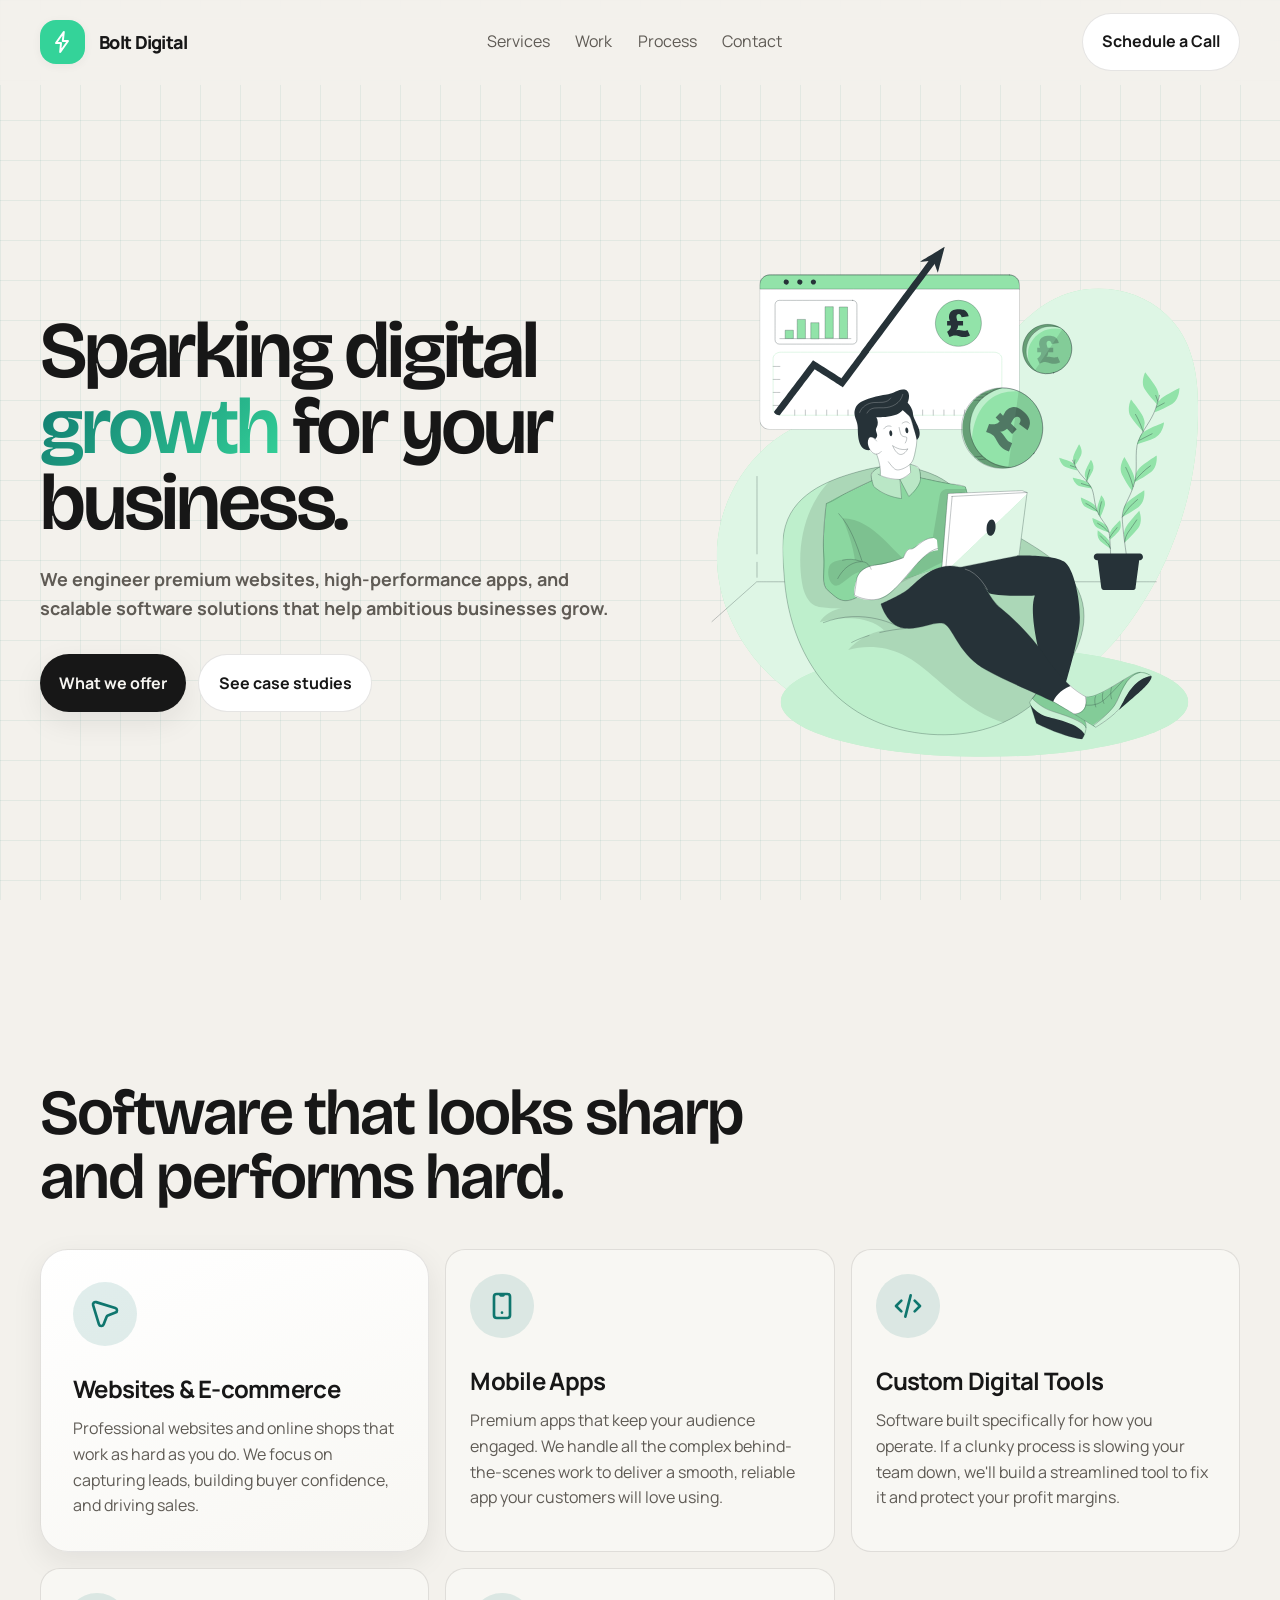
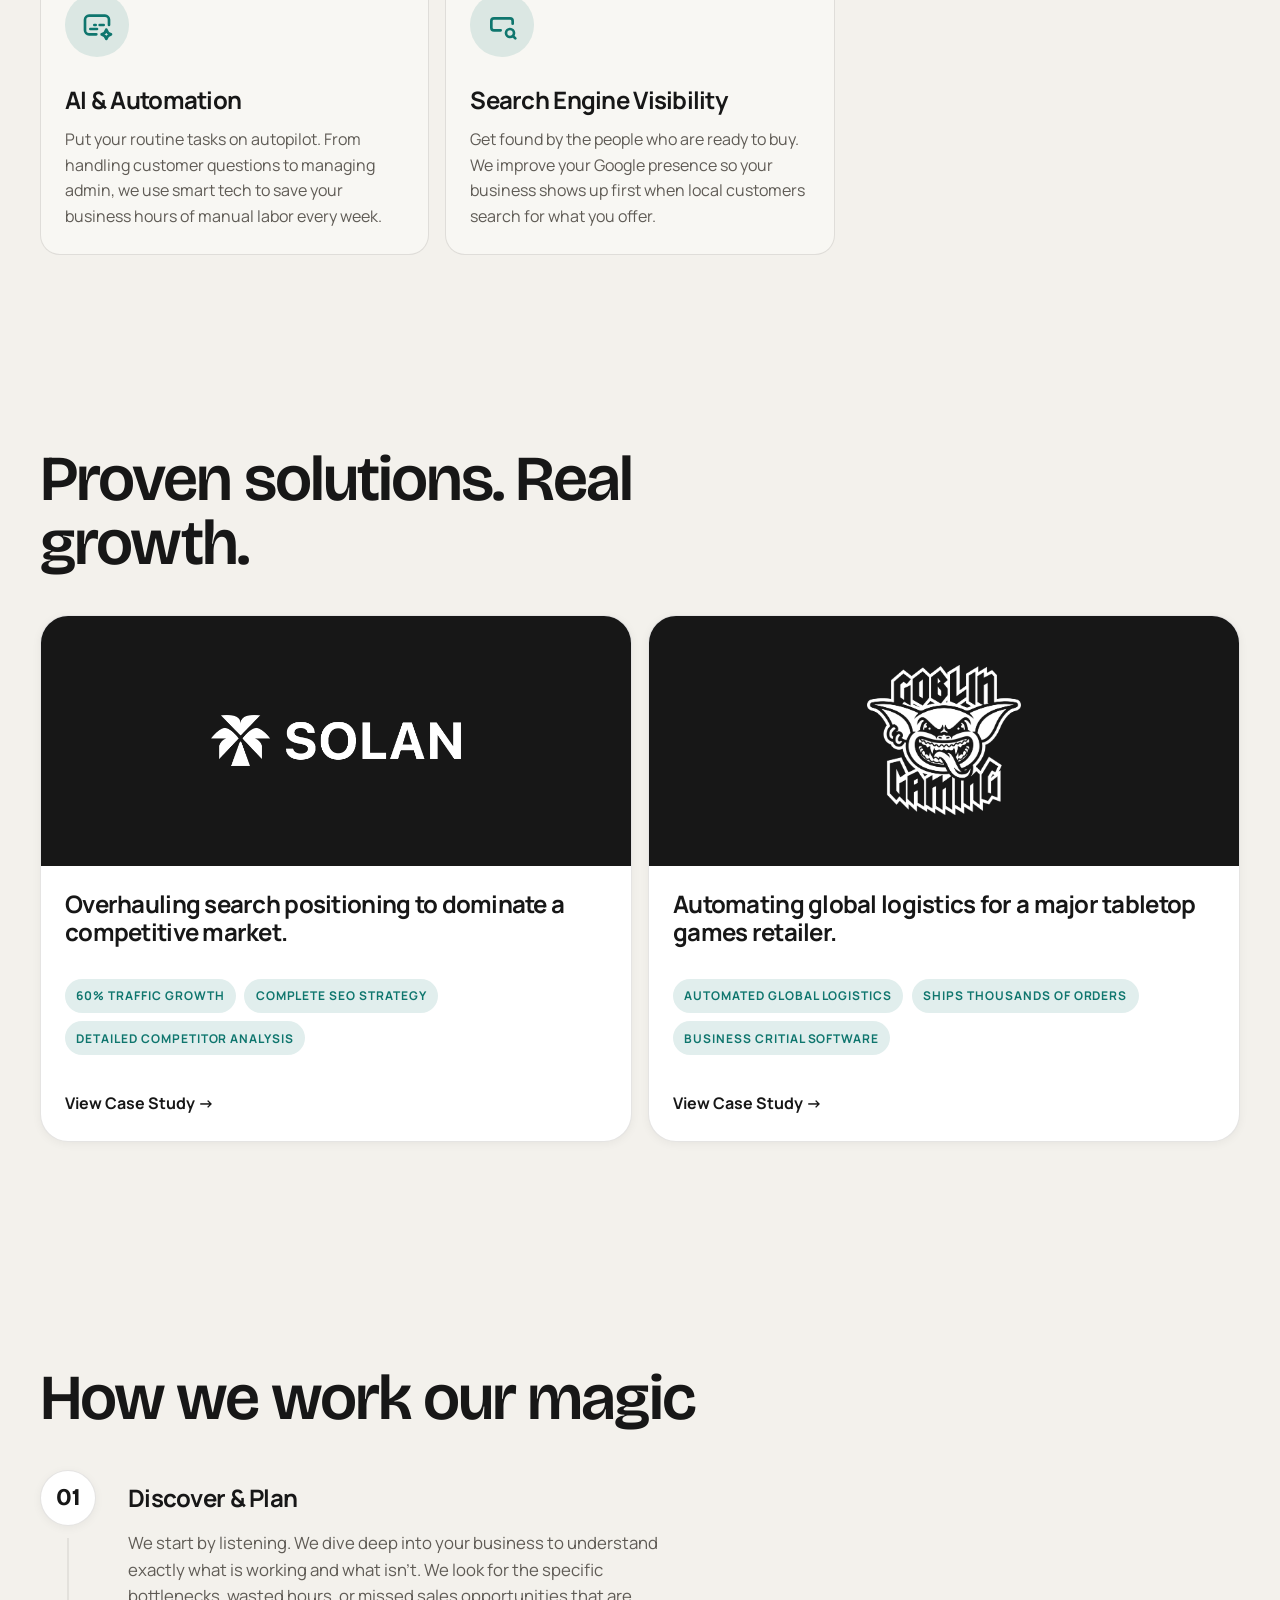
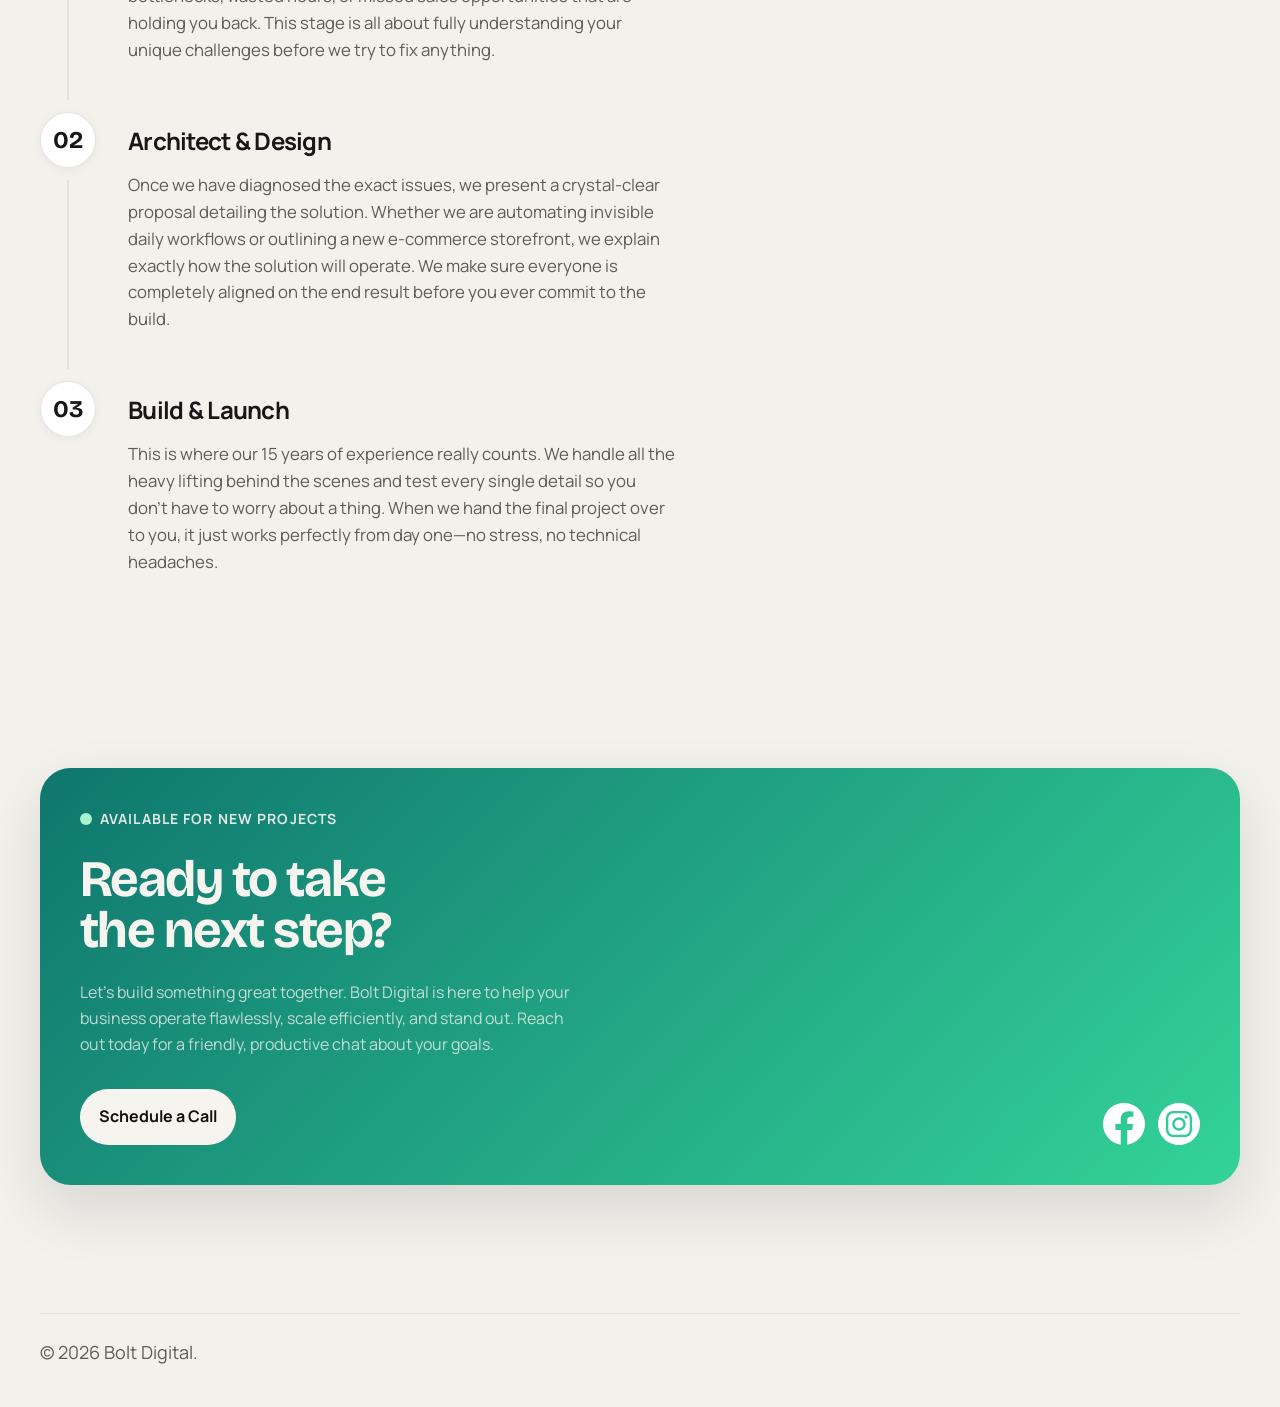
<file: index.html>
<!DOCTYPE html>
<html lang="en">

<head>
  <meta charset="UTF-8" />
  <meta name="viewport" content="width=device-width, initial-scale=1.0" />
  <title>Bolt Digital | Digital Solutions Experts</title>
  <meta name="description"
    content="Bolt Digital engineers digital experiences, high-performance apps, and scalable solutions that help ambitious businesses grow." />
  <meta property="og:title" content="Bolt Digital | Digital Solutions Experts" />
  <meta property="og:site_name" content="Bolt Digital" />
  <meta property="og:description"
    content="We engineer premium websites, high-performance apps, and scalable software solutions that help ambitious businesses grow." />
  <meta property="og:image" content="https://boltdigital.uk/images/og-image.png" />
  <meta property="og:url" content="https://boltdigital.uk" />
  <meta property="og:type" content="website" />
  <meta name="twitter:card" content="summary_large_image" />
  <meta name="facebook-domain-verification" content="oedeq6kziooss1a8qma5yc6a9iu0c7" />

  <link rel="icon" type="image/svg+xml" href="images/favicon.svg" />
  <link rel="preconnect" href="https://fonts.googleapis.com">
  <link rel="preconnect" href="https://fonts.gstatic.com" crossorigin>

  <link rel="preconnect" href="https://fonts.googleapis.com">
  <link rel="preconnect" href="https://fonts.gstatic.com" crossorigin>

  <style>
    @import url('https://fonts.googleapis.com/css2?family=Bricolage+Grotesque:opsz,wght@12..96,200..800&family=Manrope:wght@200..800&display=swap');

    :root,
    [data-theme="light"] {
      --text-xs: clamp(.75rem, .7rem + .25vw, .875rem);
      --text-sm: clamp(.875rem, .8rem + .35vw, 1rem);
      --text-base: clamp(1rem, .95rem + .25vw, 1.125rem);
      --text-lg: clamp(1.125rem, 1rem + .75vw, 1.5rem);
      --text-xl: clamp(1.5rem, 1.2rem + 1.25vw, 2.25rem);
      --text-2xl: clamp(2rem, 1.2rem + 2.5vw, 3.5rem);
      --text-3xl: clamp(2.75rem, 1.4rem + 4.5vw, 5.5rem);
      --space-1: .25rem;
      --space-2: .5rem;
      --space-3: .75rem;
      --space-4: 1rem;
      --space-5: 1.25rem;
      --space-6: 1.5rem;
      --space-8: 2rem;
      --space-10: 2.5rem;
      --space-12: 3rem;
      --space-16: 4rem;
      --space-20: 5rem;
      --space-24: 6rem;
      --color-bg: #f3f1ec;
      --color-bg-rgb: 243, 241, 236;
      --color-surface: #f8f7f3;
      --color-surface-2: #ffffff;
      --color-surface-offset: #ebe7e0;
      --color-border: rgba(40, 37, 29, .12);
      --color-divider: rgba(40, 37, 29, .08);
      --color-text: #171717;
      --color-text-muted: #5f5b55;
      --color-text-faint: #8a847d;
      --color-text-inverse: #f6f5f1;
      --color-primary: #0f766e;
      --color-primary-hover: #0b5d57;
      --color-primary-highlight: rgba(15, 118, 110, .12);
      --radius-sm: .5rem;
      --radius-md: .875rem;
      --radius-lg: 1.25rem;
      --radius-xl: 1.75rem;
      --radius-full: 999px;
      --shadow-sm: 0 2px 10px rgba(23, 23, 23, .05);
      --shadow-md: 0 10px 30px rgba(23, 23, 23, .08);
      --shadow-lg: 0 25px 60px rgba(23, 23, 23, .12);
      --font-body: 'Manrope', system-ui, sans-serif;
      --font-display: 'Bricolage Grotesque', sans-serif;
      --content: 1200px;
      --grid-svg: url("data:image/svg+xml,%3Csvg width='40' height='40' xmlns='http://www.w3.org/2000/svg'%3E%3Cpath d='M0 0v40M0 0h40' stroke='rgba(15,118,110,0.15)' stroke-width='1' fill='none'/%3E%3C/svg%3E");
    }



    *,
    :before,
    :after {
      box-sizing: border-box;
      margin: 0;
      padding: 0;
    }

    html {
      scroll-behavior: smooth;
      -webkit-font-smoothing: antialiased;
      text-rendering: optimizeLegibility;
    }

    body {
      min-height: 100vh;
      background-color: var(--color-bg);
      background-image: var(--grid-svg);
      background-size: 40px 40px;
      background-attachment: fixed;
      color: var(--color-text);
      font-family: var(--font-body);
      font-size: var(--text-base);
      line-height: 1.6;
    }

    img,
    svg {
      display: block;
      max-width: 100%;
    }

    a {
      text-decoration: none;
      color: inherit;
    }

    button,
    input,
    textarea {
      font: inherit;
      color: inherit;
    }

    button {
      border: 0;
      background: none;
      cursor: pointer;
    }

    :focus-visible {
      outline: 2px solid var(--color-primary);
      outline-offset: 3px;
      border-radius: var(--radius-sm);
    }

    .skip-link {
      position: absolute;
      left: var(--space-4);
      top: -55px;
      background: var(--color-surface-2);
      padding: var(--space-3) var(--space-4);
      border-radius: var(--radius-sm);
      z-index: 999;
    }

    .skip-link:focus {
      top: var(--space-4);
    }

    .container {
      width: min(calc(100% - 2rem), var(--content));
      margin-inline: auto;
    }

    .section {
      padding: clamp(var(--space-16), 8vw, var(--space-24)) 0;
      position: relative;
      scroll-margin-top: 100px;
    }

    .btn {
      display: inline-flex;
      align-items: center;
      justify-content: center;
      gap: .65rem;
      min-height: 48px;
      padding: .95rem 1.2rem;
      border-radius: var(--radius-full);
      font-size: var(--text-sm);
      font-weight: 700;
      transition: .18s ease;
    }

    .btn-primary {
      background: var(--color-text);
      color: var(--color-text-inverse);
      box-shadow: var(--shadow-md);
    }

    .btn-primary:hover {
      transform: translateY(-1px);
      background: var(--color-primary);
    }

    .btn-secondary {
      border: 1px solid var(--color-border);
      background: var(--color-surface-2);
    }

    .btn-secondary:hover {
      background: var(--color-surface-2);
    }

    .site-header {
      position: sticky;
      top: 0;
      z-index: 50;
      border-bottom: 1px solid transparent;
      background: #ffffff;
      background: rgba(var(--color-bg-rgb), 0.84);
      backdrop-filter: blur(18px);
    }

    .site-header.scrolled {
      border-bottom-color: var(--color-divider);
    }

    .nav {
      display: flex;
      align-items: center;
      justify-content: space-between;
      min-height: 84px;
      gap: var(--space-4);
    }

    .brand {
      display: flex;
      align-items: center;
      gap: .9rem;
      font-weight: 800;
      letter-spacing: -.04em;
    }

    .brand-mark {
      width: 2.8rem;
      height: 2.8rem;
      border-radius: 1rem;
      background-color: #34d399;
      display: grid;
      place-items: center;
      color: #fff;
      box-shadow: var(--shadow-sm);
    }

    .brand-mark svg {
      width: 1.5rem;
      height: 1.5rem;
    }

    .nav-links {
      display: flex;
      align-items: center;
      gap: clamp(.9rem, 2vw, 2rem);
      font-size: var(--text-sm);
      color: var(--color-text-muted);
    }

    .nav-actions {
      display: flex;
      align-items: center;
      gap: .75rem;
    }

    .theme-toggle {
      width: 48px;
      height: 48px;
      flex-shrink: 0;
      border: 1px solid var(--color-border);
      border-radius: 50%;
      display: grid;
      place-items: center;
      background: var(--color-surface);
    }

    .hero {
      padding: clamp(var(--space-12), 4vw, var(--space-20)) 0 var(--space-24);
      overflow: hidden;
      position: relative;
      z-index: 1;
      min-height: 100vh;
      display: flex;
      align-items: center;
    }


    .hero-copy h1 {
      font-family: var(--font-display);
      line-height: .95;
      letter-spacing: -.04em;
      max-width: 1000px;
      font-size: var(--text-3xl);
      font-weight: 600;
    }

    .hero-copy span {
      background: linear-gradient(135deg, var(--color-primary) 0%, #34d399 100%);
      -webkit-background-clip: text;
      -webkit-text-fill-color: transparent;
      background-clip: text;
      color: transparent;
    }

    .hero-copy p {
      margin-top: var(--space-6);
      max-width: 58ch;
      color: var(--color-text-muted);
    }

    .hero-actions {
      display: flex;
      flex-wrap: wrap;
      gap: var(--space-3);
      margin-top: var(--space-8);
    }


    @keyframes pulse-dot {

      0%,
      100% {
        opacity: 1;
        transform: scale(1);
      }

      50% {
        opacity: 0.5;
        transform: scale(1.4);
      }
    }

    .section-head {
      display: flex;
      justify-content: space-between;
      align-items: center;
      gap: var(--space-6);
      margin-bottom: var(--space-10);
      text-align: center;
    }

    .section-head h2 {
      font-size: 2rem;
      font-family: var(--font-display);
      font-weight: 600;
      line-height: 1;
      letter-spacing: -.03em;
      font-size: 4rem;
      max-width: 800px;
      text-align: left;
    }

    .section-head p {
      max-width: 56ch;
      color: var(--color-text-muted);
    }

    .services-grid {
      display: grid;
      grid-template-columns: 1fr 1fr 1fr;
      gap: var(--space-4);
    }

    .service-large {
      display: flex;
      flex-direction: column;
      justify-content: space-between;
      min-height: 280px;
      background: linear-gradient(160deg, var(--color-surface-2), var(--color-surface));
      padding: var(--space-8);
      border-radius: var(--radius-xl);
      border: 1px solid var(--color-border);
      box-shadow: var(--shadow-md);
    }

    .service-large h3,
    .service-card h3,
    .work-card h3 {
      font-size: var(--text-lg);
      letter-spacing: -.03em;
    }

    .service-card {
      padding: var(--space-6);
      background: var(--color-surface);
      border: 1px solid var(--color-border);
      border-radius: var(--radius-lg);
      display: flex;
      flex-direction: column;
      justify-content: space-between;
      min-height: 280px;
    }

    .service-card p,
    .service-large p,
    .work-card p,
    .about-card p,
    .contact-card p {
      color: var(--color-text-muted);
      font-size: 1rem;
      margin-top: .5rem;
    }

    .intro {
      font-weight: bold;
      color: #000
    }

    .service-icon,
    .about-icon {
      width: 4rem;
      height: 4rem;
      border-radius: 2rem;
      background: var(--color-primary-highlight);
      display: grid;
      place-items: center;
      color: var(--color-primary);
      margin-bottom: var(--space-6);
    }

    .work-layout {
      display: grid;
      grid-template-columns: repeat(12, 1fr);
      gap: var(--space-4);
    }

    .work-card {
      border: 1px solid var(--color-border);
      border-radius: var(--radius-xl);
      background: var(--color-surface-2);
      overflow: hidden;
      box-shadow: var(--shadow-sm);
      margin-bottom: 2rem;
    }

    .work-card.half {
      grid-column: span 6;
      display: flex;
      flex-direction: column;
    }

    .work-card h4 {
      margin: 1rem 0;
      font-size: var(--text-md);
      font-weight: 500;
    }



    /* Abstract visual blocks for portfolio cards */
    .work-visual-abstract {
      height: 250px;
      background: var(--color-text);
      border-bottom: 1px solid var(--color-divider);
      position: relative;
      overflow: hidden;
      display: flex;
      align-items: center;
      justify-content: center
    }

    .work-visual-abstract img {
      width: 100%;
      height: 100%;
      object-fit: contain;
      max-width: 250px;
    }


    .goblin-bg img {
      padding: 3rem;
    }


    .abstract-shape {
      position: absolute;
      background: var(--color-primary);
      opacity: 0.1;
      border-radius: 50%;
    }

    .work-copy {
      padding: var(--space-6);
      flex-grow: 1;
      display: flex;
      flex-direction: column;
    }

    .work-copy h3 {
      margin-bottom: 32px;
      line-height: 1.2;
      font-size: 24px;
    }

    .work-copy p {
      margin-bottom: var(--space-5);
    }

    .tags {
      display: flex;
      flex-wrap: wrap;
      gap: .55rem;
      margin-top: auto;
      margin-bottom: var(--space-5);
    }

    .tag {
      font-size: 12px;
      letter-spacing: .08em;
      text-transform: uppercase;
      padding: .45rem .7rem;
      border-radius: var(--radius-full);
      background: var(--color-primary-highlight);
      color: var(--color-primary);
      font-weight: 700;
    }

    .case-study-link {
      display: inline-flex;
      align-items: center;
      font-weight: 700;
      color: var(--color-text);
      font-size: var(--text-sm);
      transition: color 0.2s ease;
      margin-top: 1rem;
    }

    .case-study-link:hover {
      color: var(--color-primary);
    }

    .about-card {
      padding: var(--space-8);
      border: 1px solid var(--color-border);
      border-radius: var(--radius-xl);
      background: var(--color-surface-2);
      box-shadow: var(--shadow-sm);
    }

    .process {
      display: grid;
      gap: var(--space-5);
    }

    .process-step {
      display: grid;
      grid-template-columns: auto 1fr;
      gap: var(--space-4);
      align-items: start;
      padding: var(--space-4);
      border-top: 1px solid var(--color-divider);
    }

    .process-step:first-child {
      padding-top: 0;
      border-top: none;
    }

    .process-step span {
      width: 3rem;
      height: 3rem;
      border-radius: 50%;
      display: grid;
      place-items: center;
      background: var(--color-text);
      color: var(--color-text-inverse);
      font-size: var(--text-sm);
      font-weight: 700;
    }

    .contact-wrap {
      padding: var(--space-10);
      border-radius: calc(var(--radius-xl) * 1.1);
      background: linear-gradient(135deg, #0f766e 0%, #34d399 100%);
      color: #f6f4ef;
      display: grid;
      grid-template-columns: 1fr auto;
      gap: var(--space-8);
      align-items: end;
      box-shadow: var(--shadow-lg);
    }

    .contact-wrap p {
      color: rgba(246, 244, 239, .76);
      max-width: 50ch;
    }

    .contact-card {
      display: grid;
      gap: var(--space-4);
    }

    .contact-line {
      display: flex;
      gap: var(--space-4);
      flex-wrap: wrap;
      color: rgba(246, 244, 239, .84);
      font-size: var(--text-sm);
      margin-top: 1rem;
    }

    .site-footer {
      padding: var(--space-8) 0 var(--space-10);
      color: var(--color-text-muted);
    }

    .footer-row {
      display: flex;
      justify-content: space-between;
      gap: var(--space-4);
      align-items: center;
      padding-top: var(--space-6);
      border-top: 1px solid var(--color-divider);
    }

    .reveal {
      opacity: 0;
      transform: translateY(30px);
      transition: opacity 0.8s cubic-bezier(0.16, 1, 0.3, 1),
        transform 0.8s cubic-bezier(0.16, 1, 0.3, 1);
    }

    .reveal.visible {
      opacity: 1;
      transform: translateY(0);
    }

    .delay-100 {
      transition-delay: 0.1s;
    }

    .delay-200 {
      transition-delay: 0.2s;
    }

    .delay-300 {
      transition-delay: 0.3s;
    }

    .delay-400 {
      transition-delay: 0.4s;
    }

    .delay-500 {
      transition-delay: 0.5s;
    }

    .delay-600 {
      transition-delay: 0.6s;
    }

    .delay-800 {
      transition-delay: 0.8s;
    }

    .delay-1000 {
      transition-delay: 1.0s;
    }

    .dash-delta {
      display: none;
    }

    @media (prefers-reduced-motion: reduce) {
      .reveal {
        transition: none;
        transition-delay: 0s !important;
      }
    }

    @media (max-width: 1100px) {



      .services-grid,
      .contact-wrap {
        grid-template-columns: 1fr;
      }





      .work-card.half {
        grid-column: span 12;
      }

      .contact-wrap {
        align-items: start;
      }
    }

    .social {
      display: flex;
      align-items: center;
      gap: .8rem;
    }

    @media (max-width: 760px) {

      .section-head h2 {
        font-size: 2rem;
      }


      .social {
        justify-content: center;
      }


      .section {
        padding: clamp(var(--space-8), 8vw, var(--space-16)) 0;
        position: relative;
      }

      .nav-links {
        display: none;
      }

      .hero {
        padding-top: var(--space-8);
        padding-bottom: var(--space-12);
      }

      .hero-centered {
        text-align: center;
        padding-top: clamp(var(--space-16), 10vw, var(--space-24));
        min-height: 75vh;
        display: flex;
        align-items: center;
      }

      .hero-copy h1 {
        max-width: 12ch;

      }

      .hero-centered .hero-copy {
        display: flex;
        flex-direction: column;
        align-items: center;
        margin: 0 auto;
      }

      .hero-centered h1 {
        /* Increased max-width slightly for balance, and significantly scaled up the font size */
        max-width: 14ch;
        font-size: clamp(3.5rem, 2rem + 6vw, 7.5rem);
        line-height: 0.95;
        margin-inline: auto;

      }

      .hero-centered p {
        font-size: var(--text-lg);
        max-width: 55ch;
        margin-top: var(--space-6);
      }

      .hero-centered .hero-actions {
        justify-content: center;
        margin-top: var(--space-8);
      }

      .section-head,
      .footer-row {
        flex-direction: column;
        align-items: flex-start;
      }

      .contact-wrap {
        padding: var(--space-8);
      }

      .btn {
        width: 100%;
      }

      .hero-actions .btn {
        width: auto;
      }
    }

    @media (prefers-reduced-motion: reduce) {
      html {
        scroll-behavior: auto;
      }

      .reveal,
      .reveal.visible,
      .btn-primary:hover {
        transition: none;
        transform: none;
        opacity: 1;
      }
    }

    .service-card,
    .service-large,
    .work-card,
    .about-card {
      transition: transform 0.3s ease, box-shadow 0.3s ease, border-color 0.3s ease;
    }

    .service-card:hover,
    .service-large:hover,
    .work-card:hover,
    .about-card:hover {
      transform: translateY(-4px);
      box-shadow: var(--shadow-lg);
      border-color: var(--color-primary-highlight);
    }

    .timeline {
      display: flex;
      flex-direction: column;
      margin-inline: auto;
    }

    .timeline-step {
      display: grid;
      grid-template-columns: auto 1fr;
      gap: clamp(var(--space-4), 5vw, var(--space-8));
    }

    .timeline-indicator {
      display: flex;
      flex-direction: column;
      align-items: center;
    }

    .timeline-node {
      width: 3.5rem;
      height: 3.5rem;
      border-radius: 50%;
      background: var(--color-surface-2);
      border: 1px solid var(--color-border);
      display: grid;
      place-items: center;
      font-family: var(--font-display);
      font-size: var(--text-lg);
      font-weight: 700;
      color: var(--color-text);
      box-shadow: var(--shadow-sm);
      z-index: 2;
    }

    .timeline-line {
      width: 2px;
      flex-grow: 1;
      background: var(--color-divider);
      margin-top: var(--space-3);
      margin-bottom: var(--space-3);
    }

    .timeline-step:last-child .timeline-line {
      display: none;
    }

    .timeline-content {
      padding-top: .6rem;
      padding-bottom: var(--space-12);
    }

    .timeline-step:last-child .timeline-content {
      padding-bottom: 0;
    }

    .timeline-content h3 {
      font-size: var(--text-lg);

      letter-spacing: -.03em;
      margin-bottom: var(--space-3);
    }

    .timeline-content p {
      color: var(--color-text-muted);
      max-width: 55ch;
      font-size: 1.05rem;
    }

    @media (max-width: 760px) {
      .timeline-node {
        width: 2.75rem;
        height: 2.75rem;
        font-size: var(--text-lg);
      }

      .timeline-content {
        padding-top: .25rem;
        padding-bottom: var(--space-8);
      }
    }

    .status-badge {
      display: inline-flex;
      align-items: center;
      gap: 0.5rem;
      font-size: var(--text-xs);
      font-weight: 700;
      text-transform: uppercase;
      letter-spacing: 0.08em;
      color: rgba(246, 244, 239, 0.9);
      margin-bottom: var(--space-2);
    }

    .status-dot {
      width: 12px;
      height: 12px;
      background-color: #a7f3d0;
      border-radius: 50%;
      box-shadow: 0 0 0 0 rgba(167, 243, 208, 0.7);
      animation: pulse 2.5s infinite cubic-bezier(0.66, 0, 0, 1);
    }

    @keyframes pulse {
      0% {
        box-shadow: 0 0 0 0 rgba(167, 243, 208, 0.7);
      }

      70% {
        box-shadow: 0 0 0 8px rgba(167, 243, 208, 0);
      }

      100% {
        box-shadow: 0 0 0 0 rgba(167, 243, 208, 0);
      }
    }

    .contact-email {
      display: inline-flex;
      align-items: center;
      gap: 0.5rem;
      font-weight: 600;
      color: #f6f4ef;
      padding-bottom: 0.2rem;
      transition: border-color 0.2s ease, opacity 0.2s ease;
    }

    .contact-email:hover {
      border-bottom-color: #f6f4ef;
      opacity: 0.9;
    }

    .contact-email svg {
      opacity: 0.8;
    }

    /* --- Hero Grid Layout --- */
    .hero-grid {
      display: grid;
      grid-template-columns: 1fr 1fr;
      /* Creates two equal columns */
      align-items: center;
      /* Vertically centers the items */
      gap: clamp(2rem, 6vw, 4rem);
      /* Responsive gap between text and image */
    }

    .hero-visual {
      width: 100%;
      max-width: 650px;
      margin-left: auto;
    }

    @media (max-width: 900px) {
      .hero {
        grid-template-columns: 1fr;
        grid-template-rows: auto auto;
        /* Let both rows size naturally */
        align-content: center;
        /* Vertically center the entire group */
        height: calc(100dvh - 84px);
        /* Restores your full height constraint */
        min-height: auto;

        gap: var(--space-4);
        text-align: center;
      }

      .hero-grid {
        grid-template-columns: 1fr;
        /* Define rows: image takes remaining space (1fr), text takes what it needs (auto) */
        grid-template-rows: 1fr auto;
        height: 100%;
        gap: var(--space-4);
        /* Reduce gap to save space */
        text-align: center;
      }

      .hero-visual {
        order: -1;
        max-width: 100%;
        max-height: 100%;
        /* Prevent container from growing */
        margin: 0 auto;
        display: flex;
        align-items: center;
        justify-content: center;
        overflow: hidden;
      }

      /* Force the SVG graphic to scale down so it doesn't push the text off-screen */
      .hero-visual svg {
        width: 100%;
        height: auto;
        /* Forces WebKit to respect the viewBox aspect ratio */
        display: block;
      }

      .hero-copy h1 {
        text-align: center;
        margin: 0 auto;
        width: 100%;
        display: block;
        /* Slightly scale down font on very small mobile devices to ensure fit */
        font-size: clamp(2.5rem, 10vw, 4rem);
        font-size: 52px;
      }

      .intro {
        display: none;
      }

      .hero-actions {
        justify-content: center;
        margin-top: var(--space-6);
      }
    }

    /* Contact Form Styles */
    .contact-form {
      display: grid;
      gap: var(--space-5);
      background: var(--color-surface-2);
      padding: clamp(var(--space-6), 5vw, var(--space-8));
      border-radius: var(--radius-xl);
      border: 1px solid var(--color-border);
      box-shadow: var(--shadow-sm);
    }

    .form-group {
      display: flex;
      flex-direction: column;
      gap: var(--space-2);
    }

    .form-group label {
      font-size: var(--text-sm);
      font-weight: 700;
      color: var(--color-text);
    }

    .contact-form input,
    .contact-form textarea {
      width: 100%;
      padding: var(--space-3) var(--space-4);
      border: 1px solid var(--color-border);
      border-radius: var(--radius-md);
      background: var(--color-surface);
      color: var(--color-text);
      font-family: inherit;
      font-size: var(--text-base);
      transition: border-color 0.2s ease, box-shadow 0.2s ease, background-color 0.2s ease;
    }

    /* Make textareas vertically resizable only */
    .contact-form textarea {
      resize: vertical;
      min-height: 120px;
    }

    .contact-form input::placeholder,
    .contact-form textarea::placeholder {
      color: var(--color-text-faint);
    }

    /* Custom focus states to match your primary theme color */
    .contact-form input:focus,
    .contact-form textarea:focus {
      outline: none;
      border-color: var(--color-primary);
      box-shadow: 0 0 0 3px var(--color-primary-highlight);
      background: var(--color-surface-2);
    }

    /* Override the default button styling slightly for the form */
    .contact-form .btn {
      margin-top: var(--space-2);
      width: 100%;
    }

    .contact h1 {
      font-size: 3rem;
    }

    .contact p {
      margin-bottom: 2rem;
    }

    .social_icon {
      width: 42px;
      height: 42px;
    }

    @media (max-width: 380px) {
      .hero-copy h1 {
        font-size: 38px;
      }


    }
  </style>
</head>

<body>
  <a class="skip-link" href="#main">Skip to content</a>
  <header class="site-header" id="top">
    <div class="container nav">
      <a class="brand" href="/" aria-label="Bolt Digital home">
        <span class="brand-mark" aria-hidden="true">
          <svg viewBox="0 0 24 24" fill="none" stroke="currentColor" stroke-width="2" stroke-linecap="round"
            stroke-linejoin="round">
            <path d="M13.8 2 6 13h5l-.8 9L18 11h-5.2L13.8 2Z"></path>
          </svg>
        </span>
        <span>Bolt Digital</span>
      </a>
      <nav class="nav-links" aria-label="Primary">
        <a href="#services">Services</a>
        <a href="#work">Work</a>
        <a href="#process">Process</a>
        <a href="/contact">Contact</a>
      </nav>
      <div class="nav-actions">

        <a class="btn btn-secondary" href="/contact/">Schedule a Call</a>
      </div>
    </div>
  </header>
  <main id="main">
    <section class="hero" id="home">
      <div class="container hero-grid">

        <div class="hero-copy reveal visible">
          <h1 class="reveal delay-100">Sparking digital <span>growth</span> for your business.</h1>
          <p class="reveal delay-200 intro">We engineer premium websites, high-performance apps, and scalable software
            solutions that help ambitious businesses grow.</p>

          <div class="hero-actions reveal delay-300">
            <a class="btn btn-primary" href="#services">What we offer</a>
            <a class="btn btn-secondary" href="#work">See case studies</a>
          </div>
        </div>

        <div class="hero-visual reveal delay-200">
          <svg xmlns="http://www.w3.org/2000/svg" version="1.1" width="100%" height="100%" viewBox="0 0 2000 2000"
            preserveAspectRatio="xMidYMid meet" fill="none">
            <defs>
              <clipPath id="hero-clip-background" clipPathUnits="userSpaceOnUse">
                <rect height="1545" width="1695" y="0" x="0" fill="#fff" />
              </clipPath>
              <clipPath id="hero-clip-shadow" clipPathUnits="userSpaceOnUse">
                <rect height="386" width="1435" y="0" x="0" fill="#fff" />
              </clipPath>
              <clipPath id="hero-clip-dashboard" clipPathUnits="userSpaceOnUse">
                <rect height="644" width="915" y="0" x="0" fill="#fff" />
              </clipPath>
              <clipPath id="hero-clip-scene" clipPathUnits="userSpaceOnUse">
                <rect height="1091" width="1941" y="0" x="0" fill="#fff" />
              </clipPath>
              <clipPath id="hero-clip-plant" clipPathUnits="userSpaceOnUse">
                <rect height="1473" width="511" y="0" x="0" fill="#fff" />
              </clipPath>
              <clipPath id="hero-clip-character" clipPathUnits="userSpaceOnUse">
                <rect height="1233" width="1300" y="0" x="0" fill="#fff" />
              </clipPath>
            </defs>
            <g transform="matrix(1,0,0,1,157.802,209.674)">
              <g clip-path="url(#hero-clip-background)">
                <g transform="matrix(1,0,0,1,847.29,772.514)">
                  <path fill="#92e3a9"
                    d="M101.298,-525.574C175.898,-592.974,237.458,-676.934,324.738,-726.854C454.938,-801.374,623.618,-783.574,734.698,-681.534C845.778,-579.494,851.578,-424.294,845.778,-284.294C838.646,-120.869,799.905,39.624,731.698,188.306C690.411,278.729,638.528,363.926,577.138,442.106C439.418,617.026,210.378,741.106,-8.102,763.866C-134.582,777.026,-264.382,778.546,-386.782,744.106C-452.041,725.75,-514.097,697.488,-570.782,660.306C-737.222,551.186,-850.462,358.226,-847.222,159.186C-843.982,-39.854,-715.222,-235.614,-527.222,-301.574C-430.862,-335.614,-326.382,-335.934,-226.382,-357.574C-104.421,-384.171,8.512,-442.071,101.298,-525.574Z" />
                </g>
                <g transform="matrix(1,0,0,1,847.29,772.514)" opacity="0.7">
                  <path fill="#ffffff"
                    d="M101.298,-525.574C175.898,-592.974,237.458,-676.934,324.738,-726.854C454.938,-801.374,623.618,-783.574,734.698,-681.534C845.778,-579.494,851.578,-424.294,845.778,-284.294C838.646,-120.869,799.905,39.624,731.698,188.306C690.411,278.729,638.528,363.926,577.138,442.106C439.418,617.026,210.378,741.106,-8.102,763.866C-134.582,777.026,-264.382,778.546,-386.782,744.106C-452.041,725.75,-514.097,697.488,-570.782,660.306C-737.222,551.186,-850.462,358.226,-847.222,159.186C-843.982,-39.854,-715.222,-235.614,-527.222,-301.574C-430.862,-335.614,-326.382,-335.934,-226.382,-357.574C-104.421,-384.171,8.512,-442.071,101.298,-525.574Z" />
                </g>
              </g>
            </g>
            <g transform="matrix(1,0,0,1,382.9,1472)">
              <g clip-path="url(#hero-clip-shadow)">
                <g transform="matrix(1,0,0,1,717.32,193.2)">
                  <path fill="#92e3a9"
                    d="M0,193.2C396.165,193.2,717.32,106.701,717.32,0C717.32,-106.701,396.165,-193.2,0,-193.2C-396.165,-193.2,-717.32,-106.701,-717.32,0C-717.32,106.701,-396.165,193.2,0,193.2Z" />
                </g>
                <g transform="matrix(1,0,0,1,717.32,193.2)" opacity="0.5">
                  <path fill="#ffffff"
                    d="M0,193.2C396.165,193.2,717.32,106.701,717.32,0C717.32,-106.701,396.165,-193.2,0,-193.2C-396.165,-193.2,-717.32,-106.701,-717.32,0C-717.32,106.701,-396.165,193.2,0,193.2Z" />
                </g>
              </g>
            </g>
            <g transform="translate(766.18,495.64)">
              <animateTransform repeatCount="indefinite" type="translate" attributeName="transform" dur="10s" begin="0s"
                calcMode="spline"
                values="766.18 495.64;766.18 495.64;766.18 376.64;766.18 495.64;766.18 376.64;766.18 495.64;766.18 376.64;766.18 495.64"
                keyTimes="0;0.033333;0.199444;0.365556;0.531667;0.697777;0.86389;1"
                keySplines="0 0 1 1;0.333 0 0.667 1;0.333 0 0.667 1;0.333 0 0.667 1;0.333 0 0.667 1;0.333 0 0.667 1;0.333 0 0.667 1"
                fill="freeze" attributeType="XML" />
              <g transform="scale(1,1) translate(-457.5,-322)">
                <g clip-path="url(#hero-clip-dashboard)">
                  <g transform="matrix(1,0,0,1,457.46,371.66)">
                    <path fill="#ffffff"
                      d="M421.66,-272.18C421.66,-272.18,-421.66,-272.18,-421.66,-272.18C-441.432,-272.18,-457.46,-256.152,-457.46,-236.38C-457.46,-236.38,-457.46,236.38,-457.46,236.38C-457.46,256.152,-441.432,272.18,-421.66,272.18C-421.66,272.18,421.66,272.18,421.66,272.18C441.432,272.18,457.46,256.152,457.46,236.38C457.46,236.38,457.46,-236.38,457.46,-236.38C457.46,-256.152,441.432,-272.18,421.66,-272.18Z" />
                  </g>
                  <g transform="matrix(1,0,0,1,457.46,124.36)">
                    <path fill="#92e3a9"
                      d="M457.46,25.08C457.46,25.08,457.46,10.92,457.46,10.92C457.492,6.214,456.594,1.548,454.818,-2.811C453.043,-7.17,450.424,-11.135,447.113,-14.479C443.802,-17.823,439.863,-20.482,435.523,-22.301C431.183,-24.12,426.526,-25.064,421.82,-25.08C421.82,-25.08,-421.66,-25.08,-421.66,-25.08C-431.173,-25.027,-440.279,-21.211,-446.987,-14.465C-453.695,-7.719,-457.46,1.407,-457.46,10.92C-457.46,10.92,-457.46,25.08,-457.46,25.08C-457.46,25.08,457.46,25.08,457.46,25.08Z" />
                  </g>
                  <g transform="matrix(1,0,0,1,457.46,371.66)">
                    <path stroke-linejoin="round" stroke-linecap="round" stroke-width="1" stroke="#263238"
                      d="M421.66,-272.18C421.66,-272.18,-421.66,-272.18,-421.66,-272.18C-441.432,-272.18,-457.46,-256.152,-457.46,-236.38C-457.46,-236.38,-457.46,236.38,-457.46,236.38C-457.46,256.152,-441.432,272.18,-421.66,272.18C-421.66,272.18,421.66,272.18,421.66,272.18C441.432,272.18,457.46,256.152,457.46,236.38C457.46,236.38,457.46,-236.38,457.46,-236.38C457.46,-256.152,441.432,-272.18,421.66,-272.18Z" />
                  </g>
                  <g transform="matrix(1,0,0,1,457.46,124.36)">
                    <path stroke-linejoin="round" stroke-linecap="round" stroke-width="1" stroke="#263238"
                      d="M457.46,25.08C457.46,25.08,457.46,10.92,457.46,10.92C457.492,6.214,456.594,1.548,454.818,-2.811C453.043,-7.17,450.424,-11.135,447.113,-14.479C443.802,-17.823,439.863,-20.482,435.523,-22.301C431.183,-24.12,426.526,-25.064,421.82,-25.08C421.82,-25.08,-421.66,-25.08,-421.66,-25.08C-431.173,-25.027,-440.279,-21.211,-446.987,-14.465C-453.695,-7.719,-457.46,1.407,-457.46,10.92C-457.46,10.92,-457.46,25.08,-457.46,25.08C-457.46,25.08,457.46,25.08,457.46,25.08Z" />
                  </g>
                  <g transform="matrix(1,0,0,1,93.6,124.48)">
                    <path fill="#263238"
                      d="M7.636,5.06C8.638,3.548,9.168,1.773,9.16,-0.04C9.149,-2.462,8.18,-4.782,6.463,-6.491C4.746,-8.2,2.422,-9.16,0,-9.16C-1.813,-9.16,-3.586,-8.621,-5.093,-7.613C-6.6,-6.605,-7.775,-5.172,-8.467,-3.496C-9.159,-1.82,-9.338,0.024,-8.981,1.802C-8.624,3.58,-7.748,5.212,-6.463,6.491C-5.178,7.77,-3.541,8.64,-1.762,8.989C0.017,9.338,1.86,9.15,3.533,8.451C5.206,7.752,6.634,6.572,7.636,5.06Z" />
                  </g>
                  <g transform="matrix(1,0,0,1,141.4,124.48)">
                    <path fill="#263238"
                      d="M7.636,5.06C8.638,3.548,9.168,1.773,9.16,-0.04C9.149,-2.462,8.18,-4.782,6.463,-6.491C4.746,-8.2,2.422,-9.16,0,-9.16C-1.813,-9.16,-3.586,-8.621,-5.093,-7.613C-6.6,-6.605,-7.775,-5.172,-8.467,-3.496C-9.159,-1.82,-9.338,0.024,-8.981,1.802C-8.624,3.58,-7.748,5.212,-6.463,6.491C-5.178,7.77,-3.541,8.64,-1.762,8.989C0.017,9.338,1.86,9.15,3.533,8.451C5.206,7.752,6.634,6.572,7.636,5.06Z" />
                  </g>
                  <g transform="matrix(1,0,0,1,189.2,124.44)">
                    <path fill="#263238"
                      d="M0,9.16C5.059,9.16,9.16,5.059,9.16,0C9.16,-5.059,5.059,-9.16,0,-9.16C-5.059,-9.16,-9.16,-5.059,-9.16,0C-9.16,5.059,-5.059,9.16,0,9.16Z" />
                  </g>
                  <g transform="matrix(1,0,0,1,198.34,266.06)">
                    <path stroke-linejoin="round" stroke-linecap="round" stroke-width="1" stroke="#263238"
                      d="M129.34,-76.98C129.34,-76.98,-129.34,-76.98,-129.34,-76.98C-137.492,-76.98,-144.1,-70.372,-144.1,-62.22C-144.1,-62.22,-144.1,62.22,-144.1,62.22C-144.1,70.372,-137.492,76.98,-129.34,76.98C-129.34,76.98,129.34,76.98,129.34,76.98C137.492,76.98,144.1,70.372,144.1,62.22C144.1,62.22,144.1,-62.22,144.1,-62.22C144.1,-70.372,137.492,-76.98,129.34,-76.98Z" />
                  </g>
                  <g transform="matrix(1,0,0,1,196.14,323.68)">
                    <path stroke-linejoin="round" stroke-linecap="round" stroke-width="1" stroke="#263238"
                      d="M124.94,0C124.94,0,-124.94,0,-124.94,0" />
                  </g>
                  <g transform="matrix(1,0,0,1,104.26,308.78)">
                    <path stroke-width="1" stroke="#263238" fill="#92e3a9"
                      d="M14.5,-14.5C14.5,-14.5,-14.5,-14.5,-14.5,-14.5C-14.5,-14.5,-14.5,14.5,-14.5,14.5C-14.5,14.5,14.5,14.5,14.5,14.5C14.5,14.5,14.5,-14.5,14.5,-14.5Z" />
                  </g>
                  <g transform="matrix(1,0,0,1,146.7,289.92)">
                    <path stroke-width="1" stroke="#263238" fill="#92e3a9"
                      d="M14.5,-33.76C14.5,-33.76,-14.5,-33.76,-14.5,-33.76C-14.5,-33.76,-14.5,33.76,-14.5,33.76C-14.5,33.76,14.5,33.76,14.5,33.76C14.5,33.76,14.5,-33.76,14.5,-33.76Z" />
                  </g>
                  <g transform="matrix(1,0,0,1,194.5,296.06)">
                    <path stroke-width="1" stroke="#263238" fill="#92e3a9"
                      d="M14.5,-28.3C14.5,-28.3,-14.5,-28.3,-14.5,-28.3C-14.5,-28.3,-14.5,28.3,-14.5,28.3C-14.5,28.3,14.5,28.3,14.5,28.3C14.5,28.3,14.5,-28.3,14.5,-28.3Z" />
                  </g>
                  <g transform="matrix(1,0,0,1,244.74,266.9)">
                    <path stroke-width="1" stroke="#263238" fill="#92e3a9"
                      d="M14.5,-55.5C14.5,-55.5,-14.5,-55.5,-14.5,-55.5C-14.5,-55.5,-14.5,55.5,-14.5,55.5C-14.5,55.5,14.5,55.5,14.5,55.5C14.5,55.5,14.5,-55.5,14.5,-55.5Z" />
                  </g>
                  <g transform="matrix(1,0,0,1,294.94,267.78)">
                    <path stroke-width="1" stroke="#263238" fill="#92e3a9"
                      d="M14.5,-55.5C14.5,-55.5,-14.5,-55.5,-14.5,-55.5C-14.5,-55.5,-14.5,55.5,-14.5,55.5C-14.5,55.5,14.5,55.5,14.5,55.5C14.5,55.5,14.5,-55.5,14.5,-55.5Z" />
                  </g>
                  <g transform="matrix(1,0,0,1,699.76,269.92)">
                    <path stroke-width="1" stroke="#263238" fill="#92e3a9"
                      d="M0,81.08C44.779,81.08,81.08,44.779,81.08,0C81.08,-44.779,44.779,-81.08,0,-81.08C-44.779,-81.08,-81.08,-44.779,-81.08,0C-81.08,44.779,-44.779,81.08,0,81.08Z" />
                  </g>
                  <g transform="matrix(1,0,0,1,660,219.92) scale(0.8)">
                    <path fill="#263238"
                      d="M45.64,52.31h24.6v19.43H48.49c-0.28,4.57-1.11,8.69-2.52,12.37c-1.13,2.79-3.02,5.7-5.67,8.72c3.02-0.66,5.62-1,7.78-1 c2.77,0,6.36,0.53,10.79,1.58c6.06,1.38,10.9,2.08,14.53,2.08c2.96,0,5.54-0.25,7.72-0.75c2.21-0.5,5.09-1.55,8.63-3.15 l11.04,24.24c-5.34,2.66-10.05,4.51-14.12,5.54c-4.04,1.02-8.38,1.52-13.04,1.52c-5.09,0-10.88-0.89-17.44-2.66 c-8.58-2.35-13.89-3.71-15.97-4.1c-2.05-0.36-4.26-0.55-6.64-0.55c-6.97,0-14.67,2.43-23.08,7.31L0,99.8 c11.4-8.14,17.1-16.27,17.1-24.41c0-0.44-0.06-1.66-0.17-3.65H0V52.31h12.12c-2.05-7.11-3.24-11.26-3.49-12.4 c-0.33-1.72-0.5-3.85-0.5-6.39c0-6.75,1.8-12.81,5.4-18.18c3.57-5.37,8.3-9.27,14.17-11.68C33.57,1.22,41.46,0,51.39,0 c9.3,0,16.66,1.05,22.08,3.13C78.9,5.2,83.5,8.66,87.23,13.48c3.76,4.84,6.34,10.68,7.75,17.55l-31.05,4.84 c-1.55-5.76-3.35-9.58-5.37-11.46c-2.02-1.88-4.32-2.82-6.89-2.82c-3.13,0-5.65,1.02-7.58,3.07c-1.94,2.05-2.91,4.95-2.91,8.72 c0,2.02,0.19,3.93,0.58,5.78C42.12,41.04,43.42,45.42,45.64,52.31L45.64,52.31z" />
                  </g>
                  <g transform="matrix(1,0,0,1,59.36,421.68)">
                    <path stroke-linejoin="round" stroke-linecap="round" stroke-width="1" stroke="#263238"
                      d="M11.84,0C11.84,0,-11.84,0,-11.84,0" />
                  </g>
                  <g transform="matrix(1,0,0,1,59.36,467.44)">
                    <path stroke-linejoin="round" stroke-linecap="round" stroke-width="1" stroke="#263238"
                      d="M11.84,0C11.84,0,-11.84,0,-11.84,0" />
                  </g>
                  <g transform="matrix(1,0,0,1,59.36,513.24)">
                    <path stroke-linejoin="round" stroke-linecap="round" stroke-width="1" stroke="#263238"
                      d="M11.84,0C11.84,0,-11.84,0,-11.84,0" />
                  </g>
                  <g transform="matrix(1,0,0,1,59.36,559)">
                    <path stroke-linejoin="round" stroke-linecap="round" stroke-width="1" stroke="#263238"
                      d="M11.84,0C11.84,0,-11.84,0,-11.84,0" />
                  </g>
                  <g transform="matrix(1,0,0,1,123.4,584.36)">
                    <path stroke-linejoin="round" stroke-linecap="round" stroke-width="1" stroke="#263238"
                      d="M0,-9.2C0,-9.2,0,9.2,0,9.2" />
                  </g>
                  <g transform="matrix(1,0,0,1,160.92,584.36)">
                    <path stroke-linejoin="round" stroke-linecap="round" stroke-width="1" stroke="#263238"
                      d="M0,-9.2C0,-9.2,0,9.2,0,9.2" />
                  </g>
                  <g transform="matrix(1,0,0,1,198.44,584.36)">
                    <path stroke-linejoin="round" stroke-linecap="round" stroke-width="1" stroke="#263238"
                      d="M0,-9.2C0,-9.2,0,9.2,0,9.2" />
                  </g>
                  <g transform="matrix(1,0,0,1,236,584.36)">
                    <path stroke-linejoin="round" stroke-linecap="round" stroke-width="1" stroke="#263238"
                      d="M0,-9.2C0,-9.2,0,9.2,0,9.2" />
                  </g>
                  <g transform="matrix(1,0,0,1,273.52,584.36)">
                    <path stroke-linejoin="round" stroke-linecap="round" stroke-width="1" stroke="#263238"
                      d="M0,-9.2C0,-9.2,0,9.2,0,9.2" />
                  </g>
                  <g transform="matrix(1,0,0,1,311.04,584.36)">
                    <path stroke-linejoin="round" stroke-linecap="round" stroke-width="1" stroke="#263238"
                      d="M0,-9.2C0,-9.2,0,9.2,0,9.2" />
                  </g>
                  <g transform="matrix(1,0,0,1,348.56,584.36)">
                    <path stroke-linejoin="round" stroke-linecap="round" stroke-width="1" stroke="#263238"
                      d="M0,-9.2C0,-9.2,0,9.2,0,9.2" />
                  </g>
                  <g transform="matrix(1,0,0,1,386.12,584.36)">
                    <path stroke-linejoin="round" stroke-linecap="round" stroke-width="1" stroke="#263238"
                      d="M0,-9.2C0,-9.2,0,9.2,0,9.2" />
                  </g>
                  <g transform="matrix(1,0,0,1,423.64,584.36)">
                    <path stroke-linejoin="round" stroke-linecap="round" stroke-width="1" stroke="#263238"
                      d="M0,-9.2C0,-9.2,0,9.2,0,9.2" />
                  </g>
                  <g transform="matrix(1,0,0,1,461.16,584.36)">
                    <path stroke-linejoin="round" stroke-linecap="round" stroke-width="1" stroke="#263238"
                      d="M0,-9.2C0,-9.2,0,9.2,0,9.2" />
                  </g>
                  <g transform="matrix(1,0,0,1,498.68,584.36)">
                    <path stroke-linejoin="round" stroke-linecap="round" stroke-width="1" stroke="#263238"
                      d="M0,-9.2C0,-9.2,0,9.2,0,9.2" />
                  </g>
                  <g transform="matrix(1,0,0,1,536.24,584.36)">
                    <path stroke-linejoin="round" stroke-linecap="round" stroke-width="1" stroke="#263238"
                      d="M0,-9.2C0,-9.2,0,9.2,0,9.2" />
                  </g>
                  <g transform="matrix(1,0,0,1,573.76,584.36)">
                    <path stroke-linejoin="round" stroke-linecap="round" stroke-width="1" stroke="#263238"
                      d="M0,-9.2C0,-9.2,0,9.2,0,9.2" />
                  </g>
                  <g transform="matrix(1,0,0,1,611.28,584.36)">
                    <path stroke-linejoin="round" stroke-linecap="round" stroke-width="1" stroke="#263238"
                      d="M0,-9.2C0,-9.2,0,9.2,0,9.2" />
                  </g>
                  <g transform="matrix(1,0,0,1,648.8,584.36)">
                    <path stroke-linejoin="round" stroke-linecap="round" stroke-width="1" stroke="#263238"
                      d="M0,-9.2C0,-9.2,0,9.2,0,9.2" />
                  </g>
                  <g transform="matrix(1,0,0,1,684.92,584.36)">
                    <path stroke-linejoin="round" stroke-linecap="round" stroke-width="1" stroke="#263238"
                      d="M0,-9.2C0,-9.2,0,9.2,0,9.2" />
                  </g>
                  <g transform="matrix(1,0,0,1,721.04,584.36)">
                    <path stroke-linejoin="round" stroke-linecap="round" stroke-width="1" stroke="#263238"
                      d="M0,-9.2C0,-9.2,0,9.2,0,9.2" />
                  </g>
                  <g transform="matrix(1,0,0,1,757.12,584.36)">
                    <path stroke-linejoin="round" stroke-linecap="round" stroke-width="1" stroke="#263238"
                      d="M0,-9.2C0,-9.2,0,9.2,0,9.2" />
                  </g>
                  <g transform="matrix(1,0,0,1,449.96,482.609)">
                    <path stroke-linejoin="round" stroke-linecap="round" stroke-width="1" stroke="#92e3a9"
                      d="M402.68,88.911C402.68,88.911,402.68,-88.929,402.68,-88.929C402.68,-101.129,390.28,-110.969,375,-110.969C375,-110.969,-375,-110.969,-375,-110.969C-390.28,-110.969,-402.68,-100.929,-402.68,-88.929C-402.68,-88.929,-402.68,88.911,-402.68,88.911C-402.585,92.977,-401.183,96.905,-398.68,100.111C-395.783,103.643,-392.111,106.458,-387.948,108.338C-383.785,110.218,-379.245,111.113,-374.68,110.951C-374.68,110.951,375,110.951,375,110.951C390.28,110.951,402.68,101.111,402.68,88.911Z" />
                  </g>
                  <g transform="matrix(1,0,0,1,337.5,314.7)">
                    <path fill="#263238"
                      d="M47.66,56.94C47.66,56.94,286.98,-265.46,286.98,-265.46C286.98,-265.46,268.5,-278.86,268.5,-278.86C268.5,-278.86,18.94,57.14,18.94,57.14C18.94,57.14,-49.5,149.14,-49.5,149.14C-49.5,149.14,-149.5,85.58,-149.5,85.58C-149.5,85.58,-286.98,268.02,-286.98,268.02C-285.03,271.324,-282.252,274.063,-278.92,275.964C-275.588,277.865,-271.817,278.863,-267.98,278.86C-267.98,278.86,-266.22,278.86,-266.22,278.86C-266.22,278.86,-143.86,116.54,-143.86,116.54C-143.86,116.54,-43.86,180.22,-43.86,180.22C-43.86,180.22,47.66,56.94,47.66,56.94Z" />
                  </g>
                  <g transform="matrix(1,0,0,1,607.74,46.12)">
                    <path fill="#263238"
                      d="M43.98,-46.12C43.98,-46.12,-43.98,7.2,-43.98,7.2C-43.98,7.2,4.14,3.44,4.14,3.44C4.14,3.44,19.66,46.12,19.66,46.12C19.66,46.12,43.98,-46.12,43.98,-46.12Z" />
                  </g>
                </g>
              </g>
            </g>
            <g transform="matrix(1,0,0,1,-47.8,397.2)">
              <g clip-path="url(#hero-clip-scene)">
                <g transform="matrix(1,0,0,1,970.72,915.06)">
                  <path stroke-linejoin="round" stroke-linecap="round" stroke-width="1" stroke="#263238"
                    d="M-782.22,70.1C-782.22,70.1,-624.54,-70.1,-624.54,-70.1C-624.54,-70.1,782.22,-70.1,782.22,-70.1" />
                </g>
                <g transform="matrix(1,0,0,1,347.06,610.5)">
                  <path stroke-linejoin="round" stroke-linecap="round" stroke-width="1" stroke="#263238"
                    d="M0,-136.3C0,-136.3,0,136.3,0,136.3" />
                </g>
                <g transform="matrix(1,0,0,1,347.06,802.76)">
                  <path stroke-linejoin="round" stroke-linecap="round" stroke-width="1" stroke="#263238"
                    d="M0,-26.36C0,-26.36,0,26.36,0,26.36" />
                </g>
                <g transform="matrix(1,0,0,1,1348.092,-246.78)">
                  <g clip-path="url(#hero-clip-plant)">
                    <g transform="translate(305.466,1004.52)">
                      <g transform="rotate(0)">
                        <animateTransform repeatCount="indefinite" type="rotate" attributeName="transform" dur="10s"
                          begin="0s" calcMode="spline" values="0;0;10;0;10;0;10;0"
                          keyTimes="0;0.033333;0.199444;0.365556;0.531667;0.697777;0.86389;1"
                          keySplines="0 0 1 1;0.333 0 0.667 1;0.333 0 0.667 1;0.333 0 0.667 1;0.333 0 0.667 1;0.333 0 0.667 1;0.333 0 0.667 1"
                          fill="freeze" attributeType="XML" />
                        <g transform="scale(1,1) translate(-182.966,-651.52)">
                          <g transform="matrix(1,0,0,1,165.565,52.76)">
                            <path fill="#92e3a9"
                              d="M8.956,-16.52C32.036,6.52,32.036,23,32.036,23C32.036,23,32.036,52.76,32.036,52.76C13.791,39.364,-3.296,24.458,-19.044,8.2C-40.484,-14.88,-28.924,-52.76,-28.924,-52.76C-28.924,-52.76,-14.124,-39.56,8.956,-16.52Z" />
                          </g>
                          <g transform="matrix(1,0,0,1,132.093,155.66)">
                            <path fill="#92e3a9"
                              d="M8.948,-16.54C32.028,6.54,32.028,23.02,32.028,23.02C32.028,23.02,32.028,52.78,32.028,52.78C13.801,39.347,-3.284,24.43,-19.052,8.18C-40.452,-14.9,-28.932,-52.78,-28.932,-52.78C-28.932,-52.78,-14.132,-39.62,8.948,-16.54Z" />
                          </g>
                          <g transform="matrix(1,0,0,1,229.434,84.12)">
                            <path fill="#92e3a9"
                              d="M-6.193,-17.2C-31.553,3.32,-33.313,19.72,-33.313,19.72C-33.313,19.72,-36.433,49.2,-36.433,49.2C-16.89,37.821,1.668,24.829,19.047,10.36C42.767,-10.2,35.327,-49.2,35.327,-49.2C35.327,-49.2,19.167,-37.72,-6.193,-17.2Z" />
                          </g>
                          <g transform="matrix(1,0,0,1,190.411,209.16)">
                            <path fill="#92e3a9"
                              d="M-3.89,-17.64C-31.25,0.2,-34.73,16.2,-34.73,16.2C-34.73,16.2,-40.85,45.16,-40.85,45.16C-20.22,35.92,-0.403,24.961,18.39,12.4C44.03,-5.68,40.71,-45.16,40.71,-45.16C40.71,-45.16,23.47,-35.48,-3.89,-17.64Z" />
                          </g>
                          <g transform="matrix(1,0,0,1,195.337,334.82)">
                            <path fill="#92e3a9"
                              d="M-8.976,-16.54C-32.016,6.5,-32.016,22.98,-32.016,22.98C-32.016,22.98,-32.016,52.78,-32.016,52.78C-13.774,39.381,3.3,24.461,19.024,8.18C40.464,-14.86,28.904,-52.78,28.904,-52.78C28.904,-52.78,14.064,-39.58,-8.976,-16.54Z" />
                          </g>
                          <g transform="matrix(1,0,0,1,134.634,363)">
                            <path fill="#92e3a9"
                              d="M11.047,-15.24C30.607,10.84,28.287,27.16,28.287,27.16C28.287,27.16,24.127,56.52,24.127,56.52C7.977,40.689,-6.821,23.536,-20.113,5.24C-37.993,-20.52,-21.273,-56.52,-21.273,-56.52C-21.273,-56.52,-8.513,-41.32,11.047,-15.24Z" />
                          </g>
                          <g transform="matrix(1,0,0,1,172.197,463.2)">
                            <path fill="#92e3a9"
                              d="M-8.956,-16.76C-32.036,6.32,-32.036,22.76,-32.036,22.76C-32.036,22.76,-32.036,52.76,-32.036,52.76C-13.79,39.351,3.297,24.432,19.044,8.16C40.484,-14.88,28.924,-52.76,28.924,-52.76C28.924,-52.76,14.124,-39.84,-8.956,-16.76Z" />
                          </g>
                          <g transform="matrix(1,0,0,1,180.882,543.02)">
                            <path fill="#92e3a9"
                              d="M-12.961,-14.14C-29.321,13.86,-25.321,29.86,-25.321,29.86C-25.321,29.86,-17.761,58.74,-17.761,58.74C-3.498,41.173,9.266,22.44,20.399,2.74C35.239,-24.98,14.519,-58.74,14.519,-58.74C14.519,-58.74,3.399,-42.14,-12.961,-14.14Z" />
                          </g>
                          <g transform="matrix(1,0,0,1,169.355,361.6)">
                            <path stroke-linejoin="round" stroke-linecap="round" stroke-width="1.177" stroke="#263238"
                              d="M8.726,289.92C8.726,289.92,-23.274,191.2,-29.274,154.72C-35.274,118.24,-13.954,87.8,-6.954,33.2C0.046,-21.4,-26.074,-76.32,-17.034,-118.8C-7.994,-161.28,14.886,-191.68,24.006,-238.8C27.052,-255.711,29.161,-272.777,30.326,-289.92" />
                          </g>
                          <g transform="matrix(1,0,0,1,208.341,105.24)">
                            <path stroke-linejoin="round" stroke-linecap="round" stroke-width="1.177" stroke="#263238"
                              d="M12.42,-9.56C12.42,-9.56,-12.42,9.56,-12.42,9.56" />
                          </g>
                          <g transform="matrix(1,0,0,1,191.861,83.58)">
                            <path stroke-linejoin="round" stroke-linecap="round" stroke-width="1.177" stroke="#263238"
                              d="M-5.18,-9.26C-5.18,-9.26,5.18,9.26,5.18,9.26" />
                          </g>
                          <g transform="matrix(1,0,0,1,174.821,225.26)">
                            <path stroke-linejoin="round" stroke-linecap="round" stroke-width="1.177" stroke="#263238"
                              d="M21.1,-15.62C-0.3,-0.02,-21.1,15.62,-21.1,15.62" />
                          </g>
                          <g transform="matrix(1,0,0,1,145.621,179.96)">
                            <path stroke-linejoin="round" stroke-linecap="round" stroke-width="1.177" stroke="#263238"
                              d="M-18.5,-28.28C1.14,-5.72,18.5,28.28,18.5,28.28" />
                          </g>
                          <g transform="matrix(1,0,0,1,186.421,351.48)">
                            <path stroke-linejoin="round" stroke-linecap="round" stroke-width="1.177" stroke="#263238"
                              d="M22.3,-29.76C4.64,-12.175,-10.382,7.872,-22.3,29.76" />
                          </g>
                          <g transform="matrix(1,0,0,1,141.761,372.82)">
                            <path stroke-linejoin="round" stroke-linecap="round" stroke-width="1.177" stroke="#263238"
                              d="M-18.32,-31.54C-18.32,-31.54,-16.4,-29.22,-4.4,-11.3C4.342,2.329,11.941,16.658,18.32,31.54" />
                          </g>
                          <g transform="matrix(1,0,0,1,161.661,481.32)">
                            <path stroke-linejoin="round" stroke-linecap="round" stroke-width="1.177" stroke="#263238"
                              d="M21.5,-34.96C12.562,-24.971,4.455,-14.269,-2.74,-2.96C-9.946,9.186,-16.218,21.862,-21.5,34.96" />
                          </g>
                          <g transform="matrix(1,0,0,1,177.318,559.62)">
                            <path stroke-linejoin="round" stroke-linecap="round" stroke-width="1.177" stroke="#263238"
                              d="M14.563,-41.94C10.483,-33.3,0.683,-11.3,-7.997,5.46C-13.29,16.847,-15.444,29.441,-14.237,41.94" />
                          </g>
                        </g>
                      </g>
                    </g>
                    <g transform="translate(243.861,1004.3)">
                      <g transform="rotate(0)">
                        <animateTransform repeatCount="indefinite" type="rotate" attributeName="transform" dur="10s"
                          begin="0s" calcMode="spline" values="0;0;-10;0;-10;0;-10;0"
                          keyTimes="0;0.033333;0.199444;0.365556;0.531667;0.697777;0.86389;1"
                          keySplines="0 0 1 1;0.333 0 0.667 1;0.333 0 0.667 1;0.333 0 0.667 1;0.333 0 0.667 1;0.333 0 0.667 1;0.333 0 0.667 1"
                          fill="freeze" attributeType="XML" />
                        <g transform="scale(1,1) translate(-121.361,-651.3)">
                          <g transform="matrix(1,0,0,1,64.169,278.04)">
                            <path fill="#92e3a9"
                              d="M-7.448,-9.48C-19.408,7.52,-17.608,17.8,-17.608,17.8C-17.608,17.8,-14.248,36.36,-14.248,36.36C-4.26,25.996,4.839,14.81,12.952,2.92C23.872,-13.88,12.552,-36.36,12.552,-36.36C12.552,-36.36,4.512,-26.48,-7.448,-9.48Z" />
                          </g>
                          <g transform="matrix(1,0,0,1,96.329,339.08)">
                            <path fill="#92e3a9"
                              d="M-7.448,-9.52C-19.408,7.44,-17.608,17.8,-17.608,17.8C-17.608,17.8,-14.248,36.36,-14.248,36.36C-4.25,26.004,4.849,14.817,12.952,2.92C23.872,-13.84,12.552,-36.36,12.552,-36.36C12.552,-36.36,4.512,-26.48,-7.448,-9.52Z" />
                          </g>
                          <g transform="matrix(1,0,0,1,27.861,304.64)">
                            <path fill="#92e3a9"
                              d="M1.661,-11.36C19.861,-1.44,22.661,8.64,22.661,8.64C22.661,8.64,27.861,26.96,27.861,26.96C14.37,21.958,1.324,15.829,-11.139,8.64C-28.299,-1.88,-27.859,-26.96,-27.859,-26.96C-27.859,-26.96,-16.539,-21.28,1.661,-11.36Z" />
                          </g>
                          <g transform="matrix(1,0,0,1,65.561,378.72)">
                            <path fill="#92e3a9"
                              d="M0.48,-11.48C19.52,-3.36,23.52,6.36,23.52,6.36C23.52,6.36,30.52,23.88,30.52,23.88C16.577,20.317,2.956,15.594,-10.2,9.76C-28.32,1.2,-30.52,-23.88,-30.52,-23.88C-30.52,-23.88,-18.56,-19.6,0.48,-11.48Z" />
                          </g>
                          <g transform="matrix(1,0,0,1,76.918,457.68)">
                            <path fill="#92e3a9"
                              d="M3.003,-11.08C19.963,0.88,21.763,11.2,21.763,11.2C21.763,11.2,24.963,29.72,24.963,29.72C12.078,23.343,-0.245,15.89,-11.877,7.44C-27.837,-4.64,-24.717,-29.72,-24.717,-29.72C-24.717,-29.72,-13.957,-23.04,3.003,-11.08Z" />
                          </g>
                          <g transform="matrix(1,0,0,1,117.548,469.3)">
                            <path fill="#92e3a9"
                              d="M-8.947,-8.5C-18.387,9.98,-15.147,19.94,-15.147,19.94C-15.147,19.94,-9.267,37.9,-9.267,37.9C-0.818,26.218,6.648,13.856,13.053,0.94C21.453,-17.26,7.053,-37.9,7.053,-37.9C7.053,-37.9,0.493,-26.98,-8.947,-8.5Z" />
                          </g>
                          <g transform="matrix(1,0,0,1,152.641,560.36)">
                            <path fill="#92e3a9"
                              d="M-3.84,-11.12C-20.08,1.8,-21.28,12.2,-21.28,12.2C-21.28,12.2,-23.4,31.12,-23.4,31.12C-10.918,23.984,0.95,15.822,12.08,6.72C27.32,-6.32,22.76,-31.12,22.76,-31.12C22.76,-31.12,12.4,-24.04,-3.84,-11.12Z" />
                          </g>
                          <g transform="matrix(1,0,0,1,105.357,535.68)">
                            <path fill="#92e3a9"
                              d="M2.964,-11.12C19.924,0.84,21.724,11.2,21.724,11.2C21.724,11.2,24.964,29.72,24.964,29.72C12.07,23.337,-0.267,15.884,-11.916,7.44C-27.836,-4.64,-24.716,-29.72,-24.716,-29.72C-24.716,-29.72,-13.996,-23.08,2.964,-11.12Z" />
                          </g>
                          <g transform="matrix(1,0,0,1,107.87,586.74)">
                            <path fill="#92e3a9"
                              d="M6.491,-10.02C19.891,5.82,18.971,16.3,18.971,16.3C18.971,16.3,17.411,35.1,17.411,35.1C6.574,25.611,-3.46,15.242,-12.589,4.1C-24.949,-11.7,-15.589,-35.1,-15.589,-35.1C-15.589,-35.1,-6.909,-25.86,6.491,-10.02Z" />
                          </g>
                          <g transform="matrix(1,0,0,1,87.562,474.12)">
                            <path stroke-linejoin="round" stroke-linecap="round" stroke-width="1.177" stroke="#263238"
                              d="M33.799,180.68C33.799,180.68,42.919,115.36,42.799,91.72C42.679,68.08,25.879,51.4,15.679,17.92C5.479,-15.56,15.799,-52.8,5.479,-78.48C-4.841,-104.16,-22.441,-120.76,-33.241,-149.28C-37.006,-159.562,-40.198,-170.045,-42.801,-180.68" />
                          </g>
                          <g transform="matrix(1,0,0,1,43.021,315.5)">
                            <path stroke-linejoin="round" stroke-linecap="round" stroke-width="1.177" stroke="#263238"
                              d="M-8.82,-4.62C-8.82,-4.62,8.82,4.62,8.82,4.62" />
                          </g>
                          <g transform="matrix(1,0,0,1,50.981,300.12)">
                            <path stroke-linejoin="round" stroke-linecap="round" stroke-width="1.177" stroke="#263238"
                              d="M2.26,-6.36C2.26,-6.36,-2.26,6.36,-2.26,6.36" />
                          </g>
                          <g transform="matrix(1,0,0,1,77.081,387.06)">
                            <path stroke-linejoin="round" stroke-linecap="round" stroke-width="1.177" stroke="#263238"
                              d="M-14.92,-7.5C0.16,-0.02,14.92,7.5,14.92,7.5" />
                          </g>
                          <g transform="matrix(1,0,0,1,90.461,355.72)">
                            <path stroke-linejoin="round" stroke-linecap="round" stroke-width="1.177" stroke="#263238"
                              d="M8.54,-19.72C1.522,-7.188,-4.201,6.027,-8.54,19.72" />
                          </g>
                          <g transform="matrix(1,0,0,1,83.521,467.52)">
                            <path stroke-linejoin="round" stroke-linecap="round" stroke-width="1.177" stroke="#263238"
                              d="M-17.2,-16.24C-4.229,-7.126,7.357,3.813,17.2,16.24" />
                          </g>
                          <g transform="matrix(1,0,0,1,113.761,476.1)">
                            <path stroke-linejoin="round" stroke-linecap="round" stroke-width="1.177" stroke="#263238"
                              d="M8,-21.74C8,-21.74,7.04,-20.1,1.48,-7.5C-2.493,1.964,-5.664,11.745,-8,21.74" />
                          </g>
                          <g transform="matrix(1,0,0,1,145.241,568.46)">
                            <path stroke-linejoin="round" stroke-linecap="round" stroke-width="1.177" stroke="#263238"
                              d="M15.64,-15.22C11.828,-11.309,7.708,-7.711,3.32,-4.46C-3.571,1.525,-9.916,8.111,-15.64,15.22" />
                          </g>
                          <g transform="matrix(1,0,0,1,113.021,546.32)">
                            <path stroke-linejoin="round" stroke-linecap="round" stroke-width="1.177" stroke="#263238"
                              d="M-17.34,-19.52C-10.652,-14.266,-4.404,-8.473,1.34,-2.2C7.211,4.628,12.559,11.889,17.34,19.52" />
                          </g>
                          <g transform="matrix(1,0,0,1,111.721,597.04)">
                            <path stroke-linejoin="round" stroke-linecap="round" stroke-width="1.177" stroke="#263238"
                              d="M-13.64,-24.8C-10.36,-19.8,-1.64,-7.08,5.64,2.52C10.242,9.102,13.004,16.794,13.64,24.8" />
                          </g>
                        </g>
                      </g>
                    </g>
                    <g transform="matrix(1,0,0,1,271.901,1058.42)">
                      <path fill="#263238"
                        d="M-52.36,62.02C-52.36,62.02,52.68,62.02,52.68,62.02C54.712,61.939,56.636,61.088,58.063,59.639C59.49,58.19,60.311,56.253,60.36,54.22C60.36,54.22,75.44,-62.02,75.44,-62.02C75.44,-62.02,-75.44,-62.02,-75.44,-62.02C-75.44,-62.02,-60.36,54.22,-60.36,54.22C-60.308,56.307,-59.442,58.291,-57.947,59.748C-56.452,61.205,-54.448,62.021,-52.36,62.02Z" />
                    </g>
                    <g transform="matrix(1,0,0,1,271.381,1004.3)">
                      <path fill="#263238"
                        d="M-74.76,11.74C-74.76,11.74,74.76,11.74,74.76,11.74C76.304,11.745,77.834,11.446,79.263,10.86C80.692,10.274,81.991,9.412,83.087,8.324C84.183,7.236,85.054,5.942,85.65,4.517C86.246,3.092,86.555,1.564,86.56,0.02C86.56,-1.528,86.254,-3.061,85.661,-4.49C85.068,-5.919,84.198,-7.217,83.102,-8.31C82.006,-9.403,80.704,-10.267,79.273,-10.856C77.842,-11.445,76.308,-11.745,74.76,-11.74C74.76,-11.74,-74.8,-11.74,-74.8,-11.74C-77.907,-11.678,-80.868,-10.414,-83.061,-8.213C-85.254,-6.012,-86.509,-3.047,-86.56,0.06C-86.539,3.172,-85.285,6.149,-83.073,8.338C-80.861,10.527,-77.872,11.751,-74.76,11.74Z" />
                    </g>
                  </g>
                </g>
              </g>
            </g>
            <g transform="translate(1162.47,701.139)">
              <g transform="scale(0.988,0.988)">
                <animateTransform repeatCount="indefinite" type="scale" attributeName="transform" dur="10s" begin="0s"
                  calcMode="spline"
                  values="0.001 0.001;1 1;1 1;0.001 0.001;0.001 0.001;1 1;1 1;0.001 0.001;0.001 0.001;1 1;1 1;0.001 0.001;0.001 0.001"
                  keyTimes="0;0.1;0.199999;0.300001;0.333333;0.433333;0.533334;0.633334;0.696666;0.796668;0.896667;0.996667;1"
                  keySplines="0.333 0 0 1;0 0 1 1;1 0 0.667 1;0 0 1 1;0.333 0 0 1;0 0 1 1;1 0 0.667 1;0 0 1 1;0.333 0 0 1;0 0 1 1;1 0 0.833 1;0.333 0 0 1"
                  fill="freeze" attributeType="XML" />
                <g transform="translate(-146.592,-365.535)">
                  <g transform="matrix(1,0,0,1,148.205,365.463)">
                    <path fill="#92e3a9"
                      d="M113.413,90.454C133.847,64.761,144.974,32.903,144.98,0.075C144.981,-28.152,136.757,-55.768,121.313,-79.396C105.869,-103.024,83.875,-121.638,58.02,-132.965C40.096,-140.886,20.736,-145.039,1.14,-145.165C0.647,-145.205,0.153,-145.205,-0.34,-145.165C-0.766,-145.205,-1.194,-145.205,-1.62,-145.165C-2.9,-145.165,-4.3,-145.165,-5.62,-145.165C-43.555,-143.628,-79.379,-127.298,-105.422,-99.673C-131.465,-72.048,-145.656,-35.323,-144.955,2.636C-144.254,40.595,-128.718,76.772,-101.673,103.417C-74.628,130.062,-38.226,145.059,-0.26,145.195C6.686,145.188,13.623,144.694,20.5,143.715C24.42,143.155,28.22,142.395,32.02,141.555C32.02,141.555,32.46,141.555,32.46,141.555C64.444,134.159,92.979,116.147,113.413,90.454Z" />
                  </g>
                  <g transform="matrix(1,0,0,1,118.165,315.218)" opacity="0.4">
                    <path fill="#ffffff"
                      d="M-80.38,94.8C-80.38,94.8,-79.58,-91.4,88.14,-82.68C70.21,-90.573,50.85,-94.699,31.26,-94.8C-0.18,-87.44,-40.82,-70.84,-64.18,-33.2C-105.98,34.04,-80.38,94.8,-80.38,94.8Z" />
                  </g>
                  <g transform="matrix(1,0,0,1,146.592,365.55)">
                    <path stroke-linejoin="round" stroke-linecap="round" stroke-width="1" stroke="#263238"
                      d="M114.891,90.554C135.413,64.828,146.59,32.897,146.592,-0.012C146.581,-38.529,131.277,-75.466,104.041,-102.701C76.806,-129.936,39.869,-145.241,1.352,-145.252C-0.448,-145.252,-2.248,-145.252,-4.008,-145.252C-42.528,-144.541,-79.188,-128.557,-105.923,-100.817C-132.658,-73.077,-147.279,-35.852,-146.568,2.668C-145.857,41.188,-129.873,77.848,-102.133,104.583C-74.393,131.318,-37.168,145.939,1.352,145.228C12.215,145.246,23.045,144.025,33.632,141.588C65.718,134.274,94.369,116.28,114.891,90.554Z" />
                  </g>
                  <g transform="matrix(1,0,0,1,161.576,363.718)">
                    <path stroke-linejoin="round" stroke-linecap="round" stroke-width="1" stroke="#263238"
                      d="M99.907,92.387C120.429,66.661,131.606,34.729,131.608,1.82C131.597,-36.697,116.292,-73.633,89.057,-100.868C61.822,-128.103,24.885,-143.409,-13.632,-143.42C-15.432,-143.42,-17.232,-143.42,-18.992,-143.42C-53.731,-135.404,-84.309,-114.895,-104.907,-85.796C-125.505,-56.697,-134.684,-21.041,-130.697,14.387C-126.71,49.815,-109.835,82.54,-83.285,106.333C-56.735,130.126,-22.363,143.326,13.288,143.42C15.088,143.42,16.888,143.42,18.648,143.42C50.734,136.106,79.385,118.113,99.907,92.387Z" />
                  </g>
                  <g transform="matrix(1,0,0,1,184.037,265.938) rotate(45) scale(1.2)" opacity="0.6">
                    <path fill="#263238"
                      d="M45.64,52.31h24.6v19.43H48.49c-0.28,4.57-1.11,8.69-2.52,12.37c-1.13,2.79-3.02,5.7-5.67,8.72c3.02-0.66,5.62-1,7.78-1 c2.77,0,6.36,0.53,10.79,1.58c6.06,1.38,10.9,2.08,14.53,2.08c2.96,0,5.54-0.25,7.72-0.75c2.21-0.5,5.09-1.55,8.63-3.15 l11.04,24.24c-5.34,2.66-10.05,4.51-14.12,5.54c-4.04,1.02-8.38,1.52-13.04,1.52c-5.09,0-10.88-0.89-17.44-2.66 c-8.58-2.35-13.89-3.71-15.97-4.1c-2.05-0.36-4.26-0.55-6.64-0.55c-6.97,0-14.67,2.43-23.08,7.31L0,99.8 c11.4-8.14,17.1-16.27,17.1-24.41c0-0.44-0.06-1.66-0.17-3.65H0V52.31h12.12c-2.05-7.11-3.24-11.26-3.49-12.4 c-0.33-1.72-0.5-3.85-0.5-6.39c0-6.75,1.8-12.81,5.4-18.18c3.57-5.37,8.3-9.27,14.17-11.68C33.57,1.22,41.46,0,51.39,0 c9.3,0,16.66,1.05,22.08,3.13C78.9,5.2,83.5,8.66,87.23,13.48c3.76,4.84,6.34,10.68,7.75,17.55l-31.05,4.84 c-1.55-5.76-3.35-9.58-5.37-11.46c-2.02-1.88-4.32-2.82-6.89-2.82c-3.13,0-5.65,1.02-7.58,3.07c-1.94,2.05-2.91,4.95-2.91,8.72 c0,2.02,0.19,3.93,0.58,5.78C42.12,41.04,43.42,45.42,45.64,52.31L45.64,52.31z" />
                  </g>
                  <g transform="matrix(1,0,0,1,72.325,479.078)">
                    <path stroke-linejoin="round" stroke-linecap="round" stroke-width="1" stroke="#263238"
                      d="M13.38,-1.14C13.38,-1.14,-13.38,1.14,-13.38,1.14" />
                  </g>
                  <g transform="matrix(1,0,0,1,60.325,468.318)">
                    <path stroke-linejoin="round" stroke-linecap="round" stroke-width="1" stroke="#263238"
                      d="M13.38,-1.14C13.38,-1.14,-13.38,1.14,-13.38,1.14" />
                  </g>
                  <g transform="matrix(1,0,0,1,54.725,264.818)">
                    <path stroke-linejoin="round" stroke-linecap="round" stroke-width="1" stroke="#263238"
                      d="M11.46,0C11.46,0,-11.46,0,-11.46,0" />
                  </g>
                  <g transform="matrix(1,0,0,1,66.005,253.738)">
                    <path stroke-linejoin="round" stroke-linecap="round" stroke-width="1" stroke="#263238"
                      d="M11.42,-0.52C11.42,-0.52,-11.42,0.52,-11.42,0.52" />
                  </g>
                  <g transform="matrix(1,0,0,1,80.945,242.518)">
                    <path stroke-linejoin="round" stroke-linecap="round" stroke-width="1" stroke="#263238"
                      d="M12.04,-1.14C12.04,-1.14,-12.04,1.14,-12.04,1.14" />
                  </g>
                  <g transform="matrix(1,0,0,1,91.945,365.478)" opacity="0.3">
                    <path fill="#000000"
                      d="M88.28,141.54C88.28,141.54,88.72,141.54,88.72,141.54C-27.96,134.46,-78.48,38.5,-56.04,-46.02C-40.16,-105.5,19.24,-134.02,54.64,-145.18C53.36,-145.18,51.96,-145.18,50.64,-145.18C12.705,-143.643,-23.119,-127.313,-49.162,-99.688C-75.205,-72.063,-89.396,-35.338,-88.695,2.621C-87.994,40.58,-72.458,76.757,-45.413,103.402C-18.368,130.047,18.034,145.044,56,145.18C66.863,145.198,77.693,143.977,88.28,141.54Z" />
                  </g>
                  <g transform="matrix(1,0,0,1,230.945,370.798)" opacity="0.1">
                    <path fill="#000000"
                      d="M30.673,85.119C51.107,59.426,62.234,27.568,62.24,-5.26C62.263,-33.492,54.058,-61.119,38.628,-84.761C23.198,-108.403,1.213,-127.036,-24.64,-138.38C-24.64,-138.38,-62.24,138.38,-62.24,138.38C-58.32,137.82,-54.52,137.06,-50.72,136.22C-50.72,136.22,-50.28,136.22,-50.28,136.22C-18.296,128.824,10.239,110.812,30.673,85.119Z" />
                  </g>
                </g>
              </g>
            </g>
            <g transform="translate(1321.017,422.628)">
              <g transform="scale(0.001,0.001)">
                <animateTransform repeatCount="indefinite" type="scale" attributeName="transform" dur="10s" begin="0s"
                  calcMode="spline"
                  values="0.001 0.001;0.001 0.001;1 1;1 1;0.001 0.001;0.001 0.001;1 1;1 1;0.001 0.001;0.001 0.001;1 1;1 1;0.001 0.001"
                  keyTimes="0;0.033333;0.133333;0.233333;0.333333;0.366666;0.466667;0.566667;0.666667;0.73;0.83;0.93;1"
                  keySplines="0 0 1 1;0.333 0 0 1;0 0 1 1;1 0 0.667 1;0 0 1 1;0.333 0 0 1;0 0 1 1;1 0 0.667 1;0 0 1 1;0.333 0 0 1;0 0 1 1;1 0 0.667 1"
                  fill="freeze" attributeType="XML" />
                <g transform="translate(-305.14,-87.025)">
                  <g transform="matrix(1,0,0,1,305.24,87.025)">
                    <path fill="#92e3a9"
                      d="M23.063,83.534C42.177,77.984,58.844,66.118,70.345,49.873C83.283,31.569,88.748,9.018,85.626,-13.178C82.504,-35.374,71.03,-55.542,53.545,-69.567C52.225,-70.607,50.465,-71.927,49.545,-72.567C48.625,-73.207,47.745,-73.847,46.825,-74.367C46.825,-74.367,44.865,-75.607,44.865,-75.607C25.462,-86.59,2.614,-89.799,-19.063,-84.585C-40.74,-79.371,-59.631,-66.124,-71.917,-47.519C-84.203,-28.914,-88.969,-6.339,-85.253,15.644C-81.537,37.627,-69.614,57.381,-51.895,70.913C-49.183,72.851,-46.351,74.615,-43.415,76.193C-40.816,77.657,-38.146,78.992,-35.415,80.193C-35.415,80.193,-34.895,80.433,-34.895,80.433C-16.482,87.991,3.949,89.084,23.063,83.534Z" />
                  </g>
                  <g transform="matrix(1,0,0,1,295.225,72.807)" opacity="0.4">
                    <path fill="#ffffff"
                      d="M-47.48,-8.11C-66.56,23.01,-52.2,65.29,-52.2,65.29C-78.96,14.85,-54.6,-47.63,-9.2,-60.63C36.2,-73.63,63.32,-55.309,63.32,-55.309C13.28,-64.909,-23.48,-47.11,-47.48,-8.11Z" />
                  </g>
                  <g transform="matrix(1,0,0,1,305.199,87.092)">
                    <path stroke-linejoin="round" stroke-linecap="round" stroke-width="1" stroke="#263238"
                      d="M23.088,83.462C42.201,77.926,58.874,66.077,70.386,49.846C83.817,30.818,89.157,7.241,85.236,-15.717C81.315,-38.675,68.451,-59.143,49.466,-72.634C48.586,-73.274,47.666,-73.874,46.786,-74.394C27.517,-85.956,4.554,-89.708,-17.393,-84.882C-39.34,-80.056,-58.61,-67.016,-71.25,-48.436C-83.89,-29.856,-88.944,-7.146,-85.375,15.041C-81.806,37.228,-69.884,57.208,-52.054,70.886C-46.699,74.677,-40.928,77.844,-34.854,80.326C-16.45,87.892,3.975,88.998,23.088,83.462Z" />
                  </g>
                  <g transform="matrix(1,0,0,1,311.501,90.218)">
                    <path stroke-linejoin="round" stroke-linecap="round" stroke-width="1" stroke="#263238"
                      d="M16.786,80.337C35.899,74.801,52.572,62.951,64.084,46.72C77.515,27.692,82.854,4.115,78.933,-18.843C75.012,-41.801,62.149,-62.269,43.164,-75.76C42.284,-76.4,41.364,-77,40.484,-77.52C20.555,-85.489,-1.599,-85.899,-21.81,-78.675C-42.021,-71.451,-58.894,-57.089,-69.256,-38.293C-79.618,-19.497,-82.753,2.438,-78.071,23.384C-73.389,44.33,-61.214,62.843,-43.836,75.44C-43.836,75.44,-41.156,77.2,-41.156,77.2C-22.752,84.766,-2.327,85.873,16.786,80.337Z" />
                  </g>
                  <g transform="matrix(1,0,0,1,270.17,40.618) scale(0.8)" opacity="0.3">
                    <path fill="#263238"
                      d="M45.64,52.31h24.6v19.43H48.49c-0.28,4.57-1.11,8.69-2.52,12.37c-1.13,2.79-3.02,5.7-5.67,8.72c3.02-0.66,5.62-1,7.78-1 c2.77,0,6.36,0.53,10.79,1.58c6.06,1.38,10.9,2.08,14.53,2.08c2.96,0,5.54-0.25,7.72-0.75c2.21-0.5,5.09-1.55,8.63-3.15 l11.04,24.24c-5.34,2.66-10.05,4.51-14.12,5.54c-4.04,1.02-8.38,1.52-13.04,1.52c-5.09,0-10.88-0.89-17.44-2.66 c-8.58-2.35-13.89-3.71-15.97-4.1c-2.05-0.36-4.26-0.55-6.64-0.55c-6.97,0-14.67,2.43-23.08,7.31L0,99.8 c11.4-8.14,17.1-16.27,17.1-24.41c0-0.44-0.06-1.66-0.17-3.65H0V52.31h12.12c-2.05-7.11-3.24-11.26-3.49-12.4 c-0.33-1.72-0.5-3.85-0.5-6.39c0-6.75,1.8-12.81,5.4-18.18c3.57-5.37,8.3-9.27,14.17-11.68C33.57,1.22,41.46,0,51.39,0 c9.3,0,16.66,1.05,22.08,3.13C78.9,5.2,83.5,8.66,87.23,13.48c3.76,4.84,6.34,10.68,7.75,17.55l-31.05,4.84 c-1.55-5.76-3.35-9.58-5.37-11.46c-2.02-1.88-4.32-2.82-6.89-2.82c-3.13,0-5.65,1.02-7.58,3.07c-1.94,2.05-2.91,4.95-2.91,8.72 c0,2.02,0.19,3.93,0.58,5.78C42.12,41.04,43.42,45.42,45.64,52.31L45.64,52.31z" />
                  </g>
                  <g transform="matrix(1,0,0,1,284.23,83.749)" opacity="0.3">
                    <path fill="#000000"
                      d="M-5.125,-68.291C11.275,-78.931,41.675,-76.571,65.675,-72.291C65.675,-72.291,65.675,-72.171,65.675,-72.171C46.272,-83.154,23.424,-86.363,1.747,-81.149C-19.93,-75.935,-38.821,-62.688,-51.107,-44.083C-63.393,-25.478,-68.159,-2.903,-64.443,19.08C-60.727,41.063,-48.804,60.817,-31.085,74.349C-25.882,78.033,-20.288,81.132,-14.405,83.589C-14.405,83.589,-16.565,82.029,-16.565,82.029C-16.565,82.029,-53.445,54.349,-53.725,14.869C-54.005,-24.611,-35.245,-48.971,-5.125,-68.291Z" />
                  </g>
                  <g transform="matrix(1,0,0,1,326.722,95.774)" opacity="0.1">
                    <path fill="#000000"
                      d="M1.58,74.785C20.694,69.235,37.362,57.369,48.863,41.124C61.762,22.795,67.181,0.234,64.014,-21.954C60.847,-44.142,49.334,-64.287,31.823,-78.276C31.823,-78.276,-64.897,67.444,-64.897,67.444C-62.298,68.908,-59.628,70.243,-56.897,71.444C-56.897,71.444,-56.377,71.684,-56.377,71.684C-37.964,79.242,-17.534,80.335,1.58,74.785Z" />
                  </g>
                </g>
              </g>
            </g>
            <g transform="matrix(1,0,0,1,389.488,564.047)">
              <g clip-path="url(#hero-clip-character)">
                <g transform="matrix(1,0,0,1,530.754,743.87)">
                  <path fill="#92e3a9"
                    d="M294.503,404.357C344.244,374.061,388.63,335.743,425.863,290.957C508.663,192.557,572.343,60.957,496.863,-59.923C449.543,-135.763,373.743,-178.363,299.703,-223.523C250.955,-253.272,204.19,-286.155,159.703,-321.963C154.983,-325.776,150.29,-329.603,145.623,-333.443C101.583,-369.803,64.303,-412.963,11.943,-437.803C-62.864,-473.738,-147.849,-482.506,-228.417,-462.603C-272.937,-451.523,-321.937,-437.963,-367.297,-417.763C-429.777,-390.083,-485.017,-350.243,-512.337,-286.083C-539.657,-221.923,-529.337,-149.083,-524.737,-81.643C-507.577,167.917,-372.457,392.717,-117.777,454.437C3.343,483.797,132.863,480.477,246.503,429.397C262.977,421.991,279.004,413.63,294.503,404.357Z" />
                </g>
                <g transform="matrix(1,0,0,1,530.754,743.87)" opacity="0.4">
                  <path fill="#ffffff"
                    d="M294.503,404.357C344.244,374.061,388.63,335.743,425.863,290.957C508.663,192.557,572.343,60.957,496.863,-59.923C449.543,-135.763,373.743,-178.363,299.703,-223.523C250.955,-253.272,204.19,-286.155,159.703,-321.963C154.983,-325.776,150.29,-329.603,145.623,-333.443C101.583,-369.803,64.303,-412.963,11.943,-437.803C-62.864,-473.738,-147.849,-482.506,-228.417,-462.603C-272.937,-451.523,-321.937,-437.963,-367.297,-417.763C-429.777,-390.083,-485.017,-350.243,-512.337,-286.083C-539.657,-221.923,-529.337,-149.083,-524.737,-81.643C-507.577,167.917,-372.457,392.717,-117.777,454.437C3.343,483.797,132.863,480.477,246.503,429.397C262.977,421.991,279.004,413.63,294.503,404.357Z" />
                </g>
                <g transform="matrix(1,0,0,1,530.65,743.88)">
                  <path stroke-width="1" stroke="#263238"
                    d="M145.567,-333.493C150.234,-329.6,154.927,-325.76,159.647,-321.973C204.212,-286.156,251.057,-253.274,299.887,-223.533C373.967,-178.373,449.767,-135.933,497.047,-59.933C572.447,60.947,508.767,192.547,425.967,290.947C388.734,335.733,344.348,374.051,294.607,404.347C170.327,478.827,20.887,488.027,-117.673,454.427C-372.353,392.707,-507.473,167.907,-524.833,-81.653C-529.473,-149.093,-539.793,-222.053,-512.473,-286.053C-465.673,-395.853,-334.353,-436.333,-228.473,-462.613C-147.903,-482.496,-62.926,-473.728,11.887,-437.813C64.207,-412.973,101.567,-369.933,145.567,-333.493Z" />
                </g>
                <g transform="matrix(1,0,0,1,273.757,879.346)">
                  <path stroke-linejoin="round" stroke-linecap="round" stroke-width="1" stroke="#263238"
                    d="M-30.74,12.44C-11.041,2.305,9.536,-6.023,30.74,-12.44" />
                </g>
                <g transform="matrix(1,0,0,1,388.297,849.486)">
                  <path stroke-linejoin="round" stroke-linecap="round" stroke-width="1" stroke="#263238"
                    d="M-46,7.3C-15.718,0.259,15.026,-4.62,46,-7.3" />
                </g>
                <g transform="matrix(1,0,0,1,275.417,818.071)">
                  <path stroke-linejoin="round" stroke-linecap="round" stroke-width="1" stroke="#263238"
                    d="M-131.88,3.916C12.36,-51.804,131.88,17.716,131.88,17.716" />
                </g>
                <g transform="matrix(1,0,0,1,561.622,722.053)" opacity="0.1">
                  <path fill="#000000"
                    d="M263.635,426.173C313.376,395.877,357.762,357.559,394.995,312.773C477.795,214.373,541.475,82.773,465.955,-38.107C418.635,-113.947,342.835,-156.547,268.795,-201.707C220.047,-231.456,173.282,-264.339,128.795,-300.147C124.075,-303.96,119.382,-307.787,114.715,-311.627C70.675,-347.987,33.395,-391.147,-18.965,-415.987C-93.772,-451.922,-178.757,-460.69,-259.325,-440.787C-303.845,-429.707,-352.845,-416.147,-398.205,-395.947C-412.768,-380.944,-425.768,-364.499,-437.005,-346.867C-493.765,-258.467,-509.565,-147.707,-493.965,-43.707C-488.325,-5.947,-471.445,38.453,-433.725,44.533C-406.154,48.081,-378.401,50.044,-350.605,50.413C-379.845,49.733,-416.885,72.973,-430.845,98.653C-389.085,89.293,-365.565,84.053,-322.845,84.813C-280.125,85.573,-236.165,97.653,-204.565,126.413C-253.523,134.329,-298.237,158.933,-331.125,196.053C-267.535,177.951,-199.536,183.551,-139.765,211.813C-95.565,232.893,-58.045,265.693,-21.125,297.693C40.075,351.053,102.715,405.173,177.355,437.173C189.851,442.544,202.63,447.231,215.635,451.213C232.109,443.807,248.136,435.446,263.635,426.173Z" />
                </g>
                <g transform="matrix(1,0,0,1,1018.246,1101.226)">
                  <path fill="#ffffff"
                    d="M50.331,-17.44C25.943,-33.434,2.478,-50.795,-19.949,-69.44C-19.949,-69.44,-110.029,-21.88,-71.949,-3.92C-33.869,14.04,35.851,69.44,35.851,69.44C35.851,69.44,76.571,43.24,76.571,43.24C76.571,43.24,97.891,-14.24,50.331,-17.44Z" />
                </g>
                <g transform="matrix(1,0,0,1,401.81,501.975)" opacity="0.3">
                  <path fill="#000000"
                    d="M241.607,-158.029C252.007,-139.909,258.527,-75.389,258.527,-75.389C258.527,-75.389,196.487,109.811,196.487,109.811C196.487,109.811,-148.713,226.091,-148.713,226.091C-148.713,226.091,-141.393,231.891,-141.393,231.891C-193.833,255.451,-212.033,231.691,-232.033,215.451C-252.033,199.211,-254.353,188.371,-257.313,169.291C-260.273,150.211,-255.633,117.811,-258.193,83.371C-260.753,48.931,-247.793,-99.389,-247.793,-99.389C-225.684,-112.585,-202.892,-124.602,-179.513,-135.389C-150.953,-147.629,-87.353,-179.749,-87.353,-179.749C-87.353,-179.749,-94.273,-204.389,-75.353,-218.709C-56.433,-233.029,16.927,-250.349,52.127,-237.029C87.327,-223.709,83.687,-202.429,83.687,-202.429C83.687,-202.429,83.687,-190.189,83.687,-190.189C83.687,-190.189,241.607,-158.029,241.607,-158.029Z" />
                </g>
                <g transform="matrix(1,0,0,1,401.81,501.975)">
                  <path fill="#92e3a9"
                    d="M241.607,-158.029C252.007,-139.909,258.527,-75.389,258.527,-75.389C258.527,-75.389,196.487,109.811,196.487,109.811C196.487,109.811,-148.713,226.091,-148.713,226.091C-148.713,226.091,-141.393,231.891,-141.393,231.891C-193.833,255.451,-212.033,231.691,-232.033,215.451C-252.033,199.211,-254.353,188.371,-257.313,169.291C-260.273,150.211,-255.633,117.811,-258.193,83.371C-260.753,48.931,-247.793,-99.389,-247.793,-99.389C-225.684,-112.585,-202.892,-124.602,-179.513,-135.389C-150.953,-147.629,-87.353,-179.749,-87.353,-179.749C-87.353,-179.749,-94.273,-204.389,-75.353,-218.709C-56.433,-233.029,16.927,-250.349,52.127,-237.029C87.327,-223.709,83.687,-202.429,83.687,-202.429C83.687,-202.429,83.687,-190.189,83.687,-190.189C83.687,-190.189,241.607,-158.029,241.607,-158.029Z" />
                </g>
                <g transform="matrix(1,0,0,1,401.81,501.975)" opacity="0.05">
                  <path fill="#000000"
                    d="M241.607,-158.029C252.007,-139.909,258.527,-75.389,258.527,-75.389C258.527,-75.389,196.487,109.811,196.487,109.811C196.487,109.811,-148.713,226.091,-148.713,226.091C-148.713,226.091,-141.393,231.891,-141.393,231.891C-193.833,255.451,-212.033,231.691,-232.033,215.451C-252.033,199.211,-254.353,188.371,-257.313,169.291C-260.273,150.211,-255.633,117.811,-258.193,83.371C-260.753,48.931,-247.793,-99.389,-247.793,-99.389C-225.684,-112.585,-202.892,-124.602,-179.513,-135.389C-150.953,-147.629,-87.353,-179.749,-87.353,-179.749C-87.353,-179.749,-94.273,-204.389,-75.353,-218.709C-56.433,-233.029,16.927,-250.349,52.127,-237.029C87.327,-223.709,83.687,-202.429,83.687,-202.429C83.687,-202.429,83.687,-190.189,83.687,-190.189C83.687,-190.189,241.607,-158.029,241.607,-158.029Z" />
                </g>
                <g transform="matrix(1,0,0,1,402.96,521.929)" opacity="0.1">
                  <path fill="#000000"
                    d="M176.457,-170.142C176.457,-170.142,242.537,-170.142,242.537,-170.142C242.537,-170.142,212.337,62.538,212.337,62.538C212.337,62.538,154.217,89.858,154.217,89.858C154.217,89.858,4.337,165.418,4.337,165.418C4.337,165.418,-93.063,152.978,-114.863,129.858C-136.663,106.738,-167.383,143.298,-200.023,165.218C-232.663,187.138,-251.263,130.538,-238.463,100.338C-225.663,70.138,-148.503,78.538,-148.503,78.538C-156.383,13.738,-191.903,-67.462,-191.903,-67.462C-68.463,-67.382,9.657,97.858,41.417,74.698C73.177,51.538,118.017,47.818,118.017,47.818C118.017,47.818,150.577,-148.182,150.577,-148.182C151.598,-154.311,154.759,-159.88,159.497,-163.9C164.235,-167.92,170.243,-170.132,176.457,-170.142Z" />
                </g>
                <g transform="matrix(1,0,0,1,398.498,319.846)" opacity="0.4">
                  <path fill="#ffffff"
                    d="M80.799,-42.22C74.719,-54.82,37.199,-65.22,37.199,-65.22C37.199,-65.22,-44.201,-53.26,-44.201,-53.26C-44.201,-53.26,-84.721,-31.26,-86.121,-20.42C-87.521,-9.58,-77.801,22.42,-77.801,22.42C-77.801,22.42,-55.281,39.42,-55.281,39.42C-32.721,56.38,20.399,65.22,20.399,65.22C20.399,65.22,17.879,2.26,17.879,2.26C17.879,2.26,45.879,57.78,45.879,57.78C63.338,42.545,77.134,23.567,86.239,2.26C86.239,2.26,86.879,-29.62,80.799,-42.22Z" />
                </g>
                <g transform="matrix(1,0,0,1,968.973,1146.307)">
                  <path fill="#92e3a9"
                    d="M94.204,18.28C107.084,47.84,90.644,76.88,91.684,79.16C91.684,79.16,-75.156,30.04,-75.156,30.04C-75.156,30.04,-99.156,-44.2,-99.156,-44.2C-99.156,-44.2,-73.196,-79.16,-73.196,-79.16C-56.934,-67.86,-39.891,-57.728,-22.196,-48.84C2.364,-37.08,60.804,0.12,60.804,0.12C60.804,0.12,81.324,-11.28,94.204,18.28Z" />
                </g>
                <g transform="matrix(1,0,0,1,1162.977,1093.226)">
                  <path fill="#92e3a9"
                    d="M-135.04,51.4C-85.68,44.16,-94.28,-9.56,-94.28,-9.56C-50.56,-9.12,15,-55.6,68.76,-87.6C110.36,-112.4,135.32,-81.52,135.32,-81.52C135.32,-81.52,99.32,-33.08,99.32,-33.08C99.32,-33.08,42.8,16.68,17.64,40.04C-7.52,63.4,-60.28,97.24,-60.28,97.24C-60.28,97.24,-135.32,51.4,-135.32,51.4" />
                </g>
                <g transform="translate(413.475,314.58)">
                  <g transform="rotate(0)">
                    <animateTransform repeatCount="indefinite" type="rotate" attributeName="transform" dur="10s"
                      begin="0s" calcMode="spline" values="0;0;-5;0;-5;0;-5;0;-5;0;-5;0"
                      keyTimes="0;0.033333;0.133333;0.233333;0.333333;0.433333;0.533333;0.633333;0.733333;0.833333;0.933333;1"
                      keySplines="0 0 1 1;0.333 0 0.667 1;0.333 0 0.667 1;0.333 0 0.667 1;0.333 0 0.667 1;0.333 0 0.667 1;0.333 0 0.667 1;0.333 0 0.667 1;0.333 0 0.667 1;0.333 0 0.667 1;0.333 0 0.667 1"
                      fill="freeze" attributeType="XML" />
                    <g transform="scale(1,1) translate(-30.39,-125.249)">
                      <path fill="#ffffff"
                        d="M80.132,-60.425C73.932,-77.105,39.892,-128.625,39.892,-128.625C39.892,-128.625,-56.308,-99.945,-56.308,-99.945C-56.308,-99.945,-101.788,-48.705,-87.508,0.055C-73.228,48.815,-58.988,28.735,-49.468,45.615C-39.948,62.495,-36.908,116.255,-36.908,116.255C41.412,150.015,68.052,103.975,68.052,103.975C68.052,103.975,64.052,77.015,64.052,77.015C64.052,77.015,70.092,70.175,70.092,70.175C76.372,68.335,88.852,4.695,90.092,-7.185C91.332,-19.065,86.332,-43.745,80.132,-60.425Z" />
                    </g>
                  </g>
                </g>
                <g transform="matrix(1,0,0,1,1195.897,1093.566)" opacity="0.5">
                  <path fill="#ffffff"
                    d="M18.6,-67.34C31.12,-90.18,69.72,-96.9,69.72,-96.9C96.88,-88.94,102.16,-83.7,102.16,-83.7C102.16,-83.7,28.68,-2.1,-4.64,30.34C-37.96,62.78,-93.16,96.9,-93.16,96.9C-93.16,96.9,-102.16,88.54,-102.16,88.54C-102.16,88.54,-34.36,38.98,-26.16,18.46C-17.96,-2.06,6.08,-44.5,18.6,-67.34Z" />
                </g>
                <g transform="matrix(1,0,0,1,968.985,1155.146)" opacity="0.5">
                  <path fill="#ffffff"
                    d="M-99.168,-53.04C-99.168,-53.04,-89.608,-65.88,-89.608,-65.88C-89.608,-65.88,-78.528,-55.32,-62.408,-42.8C-46.288,-30.28,-11.728,-18.24,44.952,0C101.632,18.24,99.152,42.24,99.152,42.24C99.152,42.24,91.672,65.88,91.672,65.88C91.672,65.88,-69.808,7.84,-69.808,7.84C-69.808,7.84,-99.168,-53.04,-99.168,-53.04Z" />
                </g>
                <g transform="translate(253.097,728.066)">
                  <g transform="rotate(-12)">
                    <animateTransform repeatCount="indefinite" type="rotate" attributeName="transform" dur="10s"
                      begin="0s" calcMode="spline"
                      values="-12;-12;0;-12;0;-12;-12;0;-12;0;-12;0;-12;-12;0;-12;-12;0;-12;-12;0;-12;0;-12;-12"
                      keyTimes="0;0.033333;0.053333;0.073333;0.093334;0.113334;0.233333;0.253333;0.273333;0.293333;0.313333;0.333333;0.353334;0.486667;0.506667;0.526667;0.646666;0.666666;0.686667;0.82;0.84;0.86;0.88;0.9;1"
                      keySplines="0 0 1 1;0.6 0 0.667 1;0.333 0 0.4 1;0.6 0 0.667 1;0.333 0 0.4 1;0.435 0 0.4 1;0.6 0 0.667 1;0.333 0 0.4 1;0.6 0 0.667 1;0.333 0 0.4 1;0.6 0 0.667 1;0.333 0 0.4 1;0.488 0 0.4 1;0.6 0 0.667 1;0.333 0 0.4 1;0.384 0 0.4 1;0.6 0 0.667 1;0.333 0 0.4 1;0.488 0 0.4 1;0.6 0 0.667 1;0.333 0 0.4 1;0.6 0 0.667 1;0.333 0 0.4 1;0 0 1 1"
                      fill="freeze" attributeType="XML" />
                    <g transform="scale(1,1) translate(162.426,-57.685)">
                      <path fill="#ffffff"
                        d="M-141.746,-0.275C-118.666,-40.715,-69.226,-33.275,-69.226,-33.275C-37.586,-25.315,33.734,-37.955,33.774,-37.955C54.094,-72.675,63.654,-62.955,73.774,-62.955C83.894,-62.955,96.214,-80.835,127.574,-85.035C158.934,-89.235,162.534,-73.675,162.534,-73.675C162.534,-73.675,158.534,-38.995,158.534,-38.995C121.854,-48.915,68.094,-0.955,46.774,15.805C25.454,32.565,-39.946,84.005,-84.866,85.685C-129.786,87.365,-162.466,57.685,-162.466,57.685C-162.466,57.685,-164.826,40.165,-141.746,-0.275Z" />
                    </g>
                  </g>
                </g>
                <g transform="translate(413.475,314.58)">
                  <g transform="rotate(0)">
                    <animateTransform repeatCount="indefinite" type="rotate" attributeName="transform" dur="10s"
                      begin="0s" calcMode="spline" values="0;0;-5;0;-5;0;-5;0;-5;0;-5;0"
                      keyTimes="0;0.033333;0.133333;0.233333;0.333333;0.433333;0.533333;0.633333;0.733333;0.833333;0.933333;1"
                      keySplines="0 0 1 1;0.333 0 0.667 1;0.333 0 0.667 1;0.333 0 0.667 1;0.333 0 0.667 1;0.333 0 0.667 1;0.333 0 0.667 1;0.333 0 0.667 1;0.333 0 0.667 1;0.333 0 0.667 1;0.333 0 0.667 1"
                      fill="freeze" attributeType="XML" />
                    <g transform="scale(1,1) translate(-30.39,-125.249)">
                      <g transform="matrix(1,0,0,1,40.937,-27.245)">
                        <path stroke-linejoin="round" stroke-linecap="round" stroke-width="1" stroke="#263238"
                          d="M8.035,27.3C11.549,22.071,13.442,15.92,13.475,9.62C13.534,8.777,13.324,7.937,12.875,7.22C12.185,6.611,11.313,6.245,10.395,6.18C4.835,5.34,-1.245,4.3,-5.005,0.3C-6.919,-2.2,-8.282,-5.076,-9.005,-8.14C-10.936,-14.416,-12.433,-20.818,-13.485,-27.3" />
                      </g>
                    </g>
                  </g>
                </g>
                <g transform="matrix(1,0,0,1,973.757,1118.566)" opacity="0.1">
                  <path fill="#000000"
                    d="M-94.38,-29.46C-94.38,-29.46,-61.22,-70.78,-61.22,-70.78C-60.593,-62.431,-58.056,-54.337,-53.805,-47.124C-49.554,-39.911,-43.701,-33.772,-36.7,-29.18C-13.02,-14.06,90.14,49.22,90.14,49.22C90.14,49.22,94.38,70.78,94.38,70.78C83.34,52.66,17.38,29.14,-20.3,16.66C-57.98,4.18,-94.38,-29.46,-94.38,-29.46Z" />
                </g>
                <g transform="matrix(1,0,0,1,1141.357,1089.386)" opacity="0.1">
                  <path fill="#000000"
                    d="M-47.66,92.72C-47.66,92.72,-113.7,55.24,-113.7,55.24C-60.54,46.68,-76.34,-3.32,-76.14,-3.44C-56.46,-1.76,-22.58,-12.16,12.18,-36.72C46.94,-61.28,113.7,-92.72,113.7,-92.72C113.7,-92.72,65.7,-68.48,48.94,-17.56C36.66,19.28,16.94,37.52,0.94,53.96C-15.06,70.4,-47.66,92.72,-47.66,92.72Z" />
                </g>
                <g transform="translate(413.475,314.58)">
                  <g transform="rotate(0)">
                    <animateTransform repeatCount="indefinite" type="rotate" attributeName="transform" dur="10s"
                      begin="0s" calcMode="spline" values="0;0;-5;0;-5;0;-5;0;-5;0;-5;0"
                      keyTimes="0;0.033333;0.133333;0.233333;0.333333;0.433333;0.533333;0.633333;0.733333;0.833333;0.933333;1"
                      keySplines="0 0 1 1;0.333 0 0.667 1;0.333 0 0.667 1;0.333 0 0.667 1;0.333 0 0.667 1;0.333 0 0.667 1;0.333 0 0.667 1;0.333 0 0.667 1;0.333 0 0.667 1;0.333 0 0.667 1;0.333 0 0.667 1"
                      fill="freeze" attributeType="XML" />
                    <g transform="scale(1,1) translate(-30.39,-125.249)">
                      <g transform="matrix(1,0,0,1,30.632,25.024)">
                        <path stroke-linejoin="round" stroke-linecap="round" stroke-width="1" stroke="#263238"
                          fill="#ffffff"
                          d="M26.46,-3.169C-0.5,4.471,-26.46,-15.889,-26.46,-15.889C1.02,47.231,26.46,-3.169,26.46,-3.169Z" />
                      </g>
                    </g>
                  </g>
                </g>
                <g transform="translate(413.475,314.58)">
                  <g transform="rotate(0)">
                    <animateTransform repeatCount="indefinite" type="rotate" attributeName="transform" dur="10s"
                      begin="0s" calcMode="spline" values="0;0;-5;0;-5;0;-5;0;-5;0;-5;0"
                      keyTimes="0;0.033333;0.133333;0.233333;0.333333;0.433333;0.533333;0.633333;0.733333;0.833333;0.933333;1"
                      keySplines="0 0 1 1;0.333 0 0.667 1;0.333 0 0.667 1;0.333 0 0.667 1;0.333 0 0.667 1;0.333 0 0.667 1;0.333 0 0.667 1;0.333 0 0.667 1;0.333 0 0.667 1;0.333 0 0.667 1;0.333 0 0.667 1"
                      fill="freeze" attributeType="XML" />
                    <g transform="scale(1,1) translate(-30.39,-125.249)">
                      <g transform="matrix(1,0,0,1,-1.909,-34.186)">
                        <path fill="#263238"
                          d="M1.361,10.16C4.161,9.76,5.881,4.92,5.121,-0.68C4.521,-6.28,1.481,-10.56,-1.359,-10.16C-4.199,-9.76,-5.879,-4.8,-5.119,0.68C-4.359,6.16,-1.439,10.56,1.361,10.16Z" />
                      </g>
                    </g>
                  </g>
                </g>
                <g transform="translate(413.475,314.58)">
                  <g transform="rotate(0)">
                    <animateTransform repeatCount="indefinite" type="rotate" attributeName="transform" dur="10s"
                      begin="0s" calcMode="spline" values="0;0;-5;0;-5;0;-5;0;-5;0;-5;0"
                      keyTimes="0;0.033333;0.133333;0.233333;0.333333;0.433333;0.533333;0.633333;0.733333;0.833333;0.933333;1"
                      keySplines="0 0 1 1;0.333 0 0.667 1;0.333 0 0.667 1;0.333 0 0.667 1;0.333 0 0.667 1;0.333 0 0.667 1;0.333 0 0.667 1;0.333 0 0.667 1;0.333 0 0.667 1;0.333 0 0.667 1;0.333 0 0.667 1"
                      fill="freeze" attributeType="XML" />
                    <g transform="scale(1,1) translate(-30.39,-125.249)">
                      <g transform="matrix(1,0,0,1,54.611,-44.366)">
                        <path fill="#263238"
                          d="M1.361,10.14C4.161,9.78,5.841,4.94,5.121,-0.7C4.361,-6.3,1.481,-10.5,-1.359,-10.14C-4.199,-9.78,-5.839,-4.74,-5.119,0.7C-4.399,6.14,-1.439,10.5,1.361,10.14Z" />
                      </g>
                    </g>
                  </g>
                </g>
                <g transform="translate(413.475,314.58)">
                  <g transform="rotate(0)">
                    <animateTransform repeatCount="indefinite" type="rotate" attributeName="transform" dur="10s"
                      begin="0s" calcMode="spline" values="0;0;-5;0;-5;0;-5;0;-5;0;-5;0"
                      keyTimes="0;0.033333;0.133333;0.233333;0.333333;0.433333;0.533333;0.633333;0.733333;0.833333;0.933333;1"
                      keySplines="0 0 1 1;0.333 0 0.667 1;0.333 0 0.667 1;0.333 0 0.667 1;0.333 0 0.667 1;0.333 0 0.667 1;0.333 0 0.667 1;0.333 0 0.667 1;0.333 0 0.667 1;0.333 0 0.667 1;0.333 0 0.667 1"
                      fill="freeze" attributeType="XML" />
                    <g transform="scale(1,1) translate(-30.39,-125.249)">
                      <g transform="matrix(1,0,0,1,-13.728,-55.074)">
                        <path stroke-linejoin="round" stroke-linecap="round" stroke-width="1" stroke="#263238"
                          d="M-12.94,5.369C-2.18,-11.351,12.94,-3.551,12.94,-3.551" />
                      </g>
                    </g>
                  </g>
                </g>
                <g transform="translate(413.475,314.58)">
                  <g transform="rotate(0)">
                    <animateTransform repeatCount="indefinite" type="rotate" attributeName="transform" dur="10s"
                      begin="0s" calcMode="spline" values="0;0;-5;0;-5;0;-5;0;-5;0;-5;0"
                      keyTimes="0;0.033333;0.133333;0.233333;0.333333;0.433333;0.533333;0.633333;0.733333;0.833333;0.933333;1"
                      keySplines="0 0 1 1;0.333 0 0.667 1;0.333 0 0.667 1;0.333 0 0.667 1;0.333 0 0.667 1;0.333 0 0.667 1;0.333 0 0.667 1;0.333 0 0.667 1;0.333 0 0.667 1;0.333 0 0.667 1;0.333 0 0.667 1"
                      fill="freeze" attributeType="XML" />
                    <g transform="scale(1,1) translate(-30.39,-125.249)">
                      <g transform="matrix(1,0,0,1,50.592,-72.074)">
                        <path stroke-linejoin="round" stroke-linecap="round" stroke-width="1" stroke="#263238"
                          d="M12.62,3.049C3.38,-10.671,-12.62,3.049,-12.62,3.049" />
                      </g>
                    </g>
                  </g>
                </g>
                <g transform="translate(413.475,314.58)">
                  <g transform="rotate(0)">
                    <animateTransform repeatCount="indefinite" type="rotate" attributeName="transform" dur="10s"
                      begin="0s" calcMode="spline" values="0;0;-5;0;-5;0;-5;0;-5;0;-5;0"
                      keyTimes="0;0.033333;0.133333;0.233333;0.333333;0.433333;0.533333;0.633333;0.733333;0.833333;0.933333;1"
                      keySplines="0 0 1 1;0.333 0 0.667 1;0.333 0 0.667 1;0.333 0 0.667 1;0.333 0 0.667 1;0.333 0 0.667 1;0.333 0 0.667 1;0.333 0 0.667 1;0.333 0 0.667 1;0.333 0 0.667 1;0.333 0 0.667 1"
                      fill="freeze" attributeType="XML" />
                    <g transform="scale(1,1) translate(-30.39,-125.249)">
                      <g transform="matrix(1,0,0,1,-59.853,9.131)">
                        <path stroke-linejoin="round" stroke-linecap="round" stroke-width="1" stroke="#263238"
                          d="M24.305,20.804C20.138,25.919,14.168,29.241,7.625,30.084C-3.975,31.924,-19.295,12.484,-22.975,-1.436C-26.655,-15.356,-22.575,-29.756,-12.295,-30.196C-2.015,-30.636,7.705,-16.276,7.705,-16.276" />
                      </g>
                    </g>
                  </g>
                </g>
                <g transform="translate(413.475,314.58)">
                  <g transform="rotate(0)">
                    <animateTransform repeatCount="indefinite" type="rotate" attributeName="transform" dur="10s"
                      begin="0s" calcMode="spline" values="0;0;-5;0;-5;0;-5;0;-5;0;-5;0"
                      keyTimes="0;0.033333;0.133333;0.233333;0.333333;0.433333;0.533333;0.633333;0.733333;0.833333;0.933333;1"
                      keySplines="0 0 1 1;0.333 0 0.667 1;0.333 0 0.667 1;0.333 0 0.667 1;0.333 0 0.667 1;0.333 0 0.667 1;0.333 0 0.667 1;0.333 0 0.667 1;0.333 0 0.667 1;0.333 0 0.667 1;0.333 0 0.667 1"
                      fill="freeze" attributeType="XML" />
                    <g transform="scale(1,1) translate(-30.39,-125.249)">
                      <g transform="matrix(1,0,0,1,39.672,-11.07)">
                        <path stroke-linejoin="round" stroke-linecap="round" stroke-width="1" stroke="#263238"
                          d="M-50.18,77.285C-42.54,87.805,-33.34,99.245,-27.22,103.245C-16.7,109.885,-0.5,102.845,9.22,97.885C22.58,91.085,32.54,82.245,37.94,67.885C41.205,57.84,43.679,47.556,45.34,37.125C48.345,25.095,49.969,12.762,50.18,0.365C49.78,-13.035,44.58,-25.875,39.82,-38.155C35.34,-49.635,34.26,-62.275,29.38,-73.635C23.86,-86.995,12.3,-96.875,1.38,-105.955" />
                      </g>
                    </g>
                  </g>
                </g>
                <g transform="translate(413.475,314.58)">
                  <g transform="rotate(0)">
                    <animateTransform repeatCount="indefinite" type="rotate" attributeName="transform" dur="10s"
                      begin="0s" calcMode="spline" values="0;0;-5;0;-5;0;-5;0;-5;0;-5;0"
                      keyTimes="0;0.033333;0.133333;0.233333;0.333333;0.433333;0.533333;0.633333;0.733333;0.833333;0.933333;1"
                      keySplines="0 0 1 1;0.333 0 0.667 1;0.333 0 0.667 1;0.333 0 0.667 1;0.333 0 0.667 1;0.333 0 0.667 1;0.333 0 0.667 1;0.333 0 0.667 1;0.333 0 0.667 1;0.333 0 0.667 1;0.333 0 0.667 1"
                      fill="freeze" attributeType="XML" />
                    <g transform="scale(1,1) translate(-30.39,-125.249)">
                      <g transform="matrix(1,0,0,1,-45.303,75.115)">
                        <path stroke-linejoin="round" stroke-linecap="round" stroke-width="1" stroke="#263238"
                          d="M6.195,35.9C10.355,6.26,-6.844,-35.9,-6.844,-35.9" />
                      </g>
                    </g>
                  </g>
                </g>
                <g transform="translate(413.475,314.58)">
                  <g transform="rotate(0)">
                    <animateTransform repeatCount="indefinite" type="rotate" attributeName="transform" dur="10s"
                      begin="0s" calcMode="spline" values="0;0;-5;0;-5;0;-5;0;-5;0;-5;0"
                      keyTimes="0;0.033333;0.133333;0.233333;0.333333;0.433333;0.533333;0.633333;0.733333;0.833333;0.933333;1"
                      keySplines="0 0 1 1;0.333 0 0.667 1;0.333 0 0.667 1;0.333 0 0.667 1;0.333 0 0.667 1;0.333 0 0.667 1;0.333 0 0.667 1;0.333 0 0.667 1;0.333 0 0.667 1;0.333 0 0.667 1;0.333 0 0.667 1"
                      fill="freeze" attributeType="XML" />
                    <g transform="scale(1,1) translate(-30.39,-125.249)">
                      <g transform="matrix(1,0,0,1,-33.589,-82.055)">
                        <path fill="#263238"
                          d="M-17.692,61.281C-18.855,63.881,-20.67,66.136,-22.959,67.83C-22.959,67.83,-37.599,54.83,-45.319,63.99C-56.679,85.79,-40.319,106.95,-40.319,106.95C-84.039,112.03,-84.039,56.63,-84.639,27.39C-85.239,-1.85,-104.559,-12.85,-91.879,-43.49C-79.199,-74.13,0.321,-86.81,22.681,-89.81C45.041,-92.81,75.201,-119.93,90.681,-100.05C106.161,-80.17,86.641,-38.53,61.041,-22.25C35.441,-5.97,-19.199,-8.53,-19.199,-8.53C-16.225,-3.476,-14.486,2.208,-14.125,8.061C-13.764,13.914,-14.79,19.769,-17.119,25.15C-18.666,27.939,-19.823,30.927,-20.559,34.03C-21.439,40.51,-16.959,46.51,-16.319,52.99C-16.056,55.826,-16.529,58.681,-17.692,61.281Z" />
                      </g>
                    </g>
                  </g>
                </g>
                <g transform="translate(413.475,314.58)">
                  <g transform="rotate(0)">
                    <animateTransform repeatCount="indefinite" type="rotate" attributeName="transform" dur="10s"
                      begin="0s" calcMode="spline" values="0;0;-5;0;-5;0;-5;0;-5;0;-5;0"
                      keyTimes="0;0.033333;0.133333;0.233333;0.333333;0.433333;0.533333;0.633333;0.733333;0.833333;0.933333;1"
                      keySplines="0 0 1 1;0.333 0 0.667 1;0.333 0 0.667 1;0.333 0 0.667 1;0.333 0 0.667 1;0.333 0 0.667 1;0.333 0 0.667 1;0.333 0 0.667 1;0.333 0 0.667 1;0.333 0 0.667 1;0.333 0 0.667 1"
                      fill="freeze" attributeType="XML" />
                    <g transform="scale(1,1) translate(-30.39,-125.249)">
                      <g transform="matrix(1,0,0,1,62.031,-79.145)">
                        <path fill="#263238"
                          d="M6.652,-47.12C2.152,-55.378,-4,-62.621,-11.419,-68.4C-11.419,-68.4,-38.139,-50.12,-38.139,-50.12C-38.139,-50.12,-3.979,-22.12,2.461,-14.12C8.901,-6.12,13.821,17.16,17.661,29.88C21.501,42.6,28.021,68.4,28.021,68.4C56.061,44.12,17.181,1.52,14.741,-20.4C13.906,-29.767,11.152,-38.862,6.652,-47.12Z" />
                      </g>
                    </g>
                  </g>
                </g>
                <g transform="matrix(1,0,0,1,365.384,329.426)">
                  <path stroke-linejoin="round" stroke-linecap="round" stroke-width="1" stroke="#263238"
                    d="M-23.087,-55.64C-23.087,-55.64,-50.007,-42.88,-53.007,-30C-56.007,-17.12,-44.687,12.84,-44.687,12.84C-2.807,51.36,53.513,55.64,53.513,55.64C53.513,55.64,47.633,-11.52,47.633,-11.52C-2.447,-12.24,-29.407,-30,-29.407,-30" />
                </g>
                <g transform="matrix(1,0,0,1,449.259,321.126)">
                  <path stroke-linejoin="round" stroke-linecap="round" stroke-width="1" stroke="#263238"
                    d="M-0.241,-56.58C-0.241,-56.58,23.519,-52.38,30.039,-43.42C36.559,-34.46,36.239,-3.14,36.239,-3.14C32.519,27.46,-4.881,56.58,-4.881,56.58C-4.881,56.58,-36.241,-3.14,-36.241,-3.14C-21.906,-8.326,-8.958,-16.744,1.599,-27.74C1.599,-27.74,-0.001,-51.74,-0.001,-51.74" />
                </g>
                <g transform="translate(413.475,314.58)">
                  <g transform="rotate(0)">
                    <animateTransform repeatCount="indefinite" type="rotate" attributeName="transform" dur="10s"
                      begin="0s" calcMode="spline" values="0;0;-5;0;-5;0;-5;0;-5;0;-5;0"
                      keyTimes="0;0.033333;0.133333;0.233333;0.333333;0.433333;0.533333;0.633333;0.733333;0.833333;0.933333;1"
                      keySplines="0 0 1 1;0.333 0 0.667 1;0.333 0 0.667 1;0.333 0 0.667 1;0.333 0 0.667 1;0.333 0 0.667 1;0.333 0 0.667 1;0.333 0 0.667 1;0.333 0 0.667 1;0.333 0 0.667 1;0.333 0 0.667 1"
                      fill="freeze" attributeType="XML" />
                    <g transform="scale(1,1) translate(-30.39,-125.249)">
                      <g transform="matrix(1,0,0,1,-22.548,-138.245)" opacity="0.8">
                        <path stroke-linejoin="round" stroke-linecap="round" stroke-width="1" stroke="#ffffff"
                          d="M63.04,-32.7C61.284,-25.464,58.119,-18.645,53.726,-12.633C49.333,-6.621,43.8,-1.533,37.44,2.34C24.64,10.074,9.994,14.22,-4.96,14.34C-15.76,14.62,-26.72,13.5,-37.4,15.1C-48.08,16.7,-59.04,22.66,-63.04,32.7" />
                      </g>
                    </g>
                  </g>
                </g>
                <g transform="translate(413.475,314.58)">
                  <g transform="rotate(0)">
                    <animateTransform repeatCount="indefinite" type="rotate" attributeName="transform" dur="10s"
                      begin="0s" calcMode="spline" values="0;0;-5;0;-5;0;-5;0;-5;0;-5;0"
                      keyTimes="0;0.033333;0.133333;0.233333;0.333333;0.433333;0.533333;0.633333;0.733333;0.833333;0.933333;1"
                      keySplines="0 0 1 1;0.333 0 0.667 1;0.333 0 0.667 1;0.333 0 0.667 1;0.333 0 0.667 1;0.333 0 0.667 1;0.333 0 0.667 1;0.333 0 0.667 1;0.333 0 0.667 1;0.333 0 0.667 1;0.333 0 0.667 1"
                      fill="freeze" attributeType="XML" />
                    <g transform="scale(1,1) translate(-30.39,-125.249)">
                      <g transform="matrix(1,0,0,1,-56.628,-132.865)" opacity="0.8">
                        <path stroke-linejoin="round" stroke-linecap="round" stroke-width="1" stroke="#ffffff"
                          d="M54.76,-25.36C49.2,-16.2,38,-11.8,27.48,-10.56C16.96,-9.32,6.16,-10.56,-4.52,-9.64C-26.08,-7.84,-48,4.84,-54.76,25.36" />
                      </g>
                    </g>
                  </g>
                </g>
                <g transform="matrix(1,0,0,1,228.962,533.537)">
                  <path stroke-linejoin="round" stroke-linecap="round" stroke-width="1" stroke="#263238"
                    d="M85.495,-211.431C85.495,-211.431,9.815,-177.911,-26.145,-155.911C-62.105,-133.911,-75.065,-130.951,-75.065,-130.951C-75.065,-130.951,-90.105,-19.031,-84.065,46.769C-78.025,112.569,-97.025,153.609,-68.065,176.569C-39.105,199.529,-20.625,227.289,31.375,200.329" />
                </g>
                <g transform="matrix(1,0,0,1,253.017,637.091)">
                  <path stroke-linejoin="round" stroke-linecap="round" stroke-width="1" stroke="#263238"
                    d="M-58.84,29.655C-32.68,-19.825,4.04,-30.305,27.32,-29.625C50.6,-28.945,58.84,-2.825,58.84,-2.825" />
                </g>
                <g transform="matrix(1,0,0,1,243.037,602.417)">
                  <path stroke-linejoin="round" stroke-linecap="round" stroke-width="1" stroke="#263238"
                    d="M-31.98,-0.23C-12.241,-5.364,8.589,-4.416,27.78,2.49C29.114,3.057,30.534,3.395,31.98,3.49" />
                </g>
                <g transform="matrix(1,0,0,1,238.937,522.666)">
                  <path stroke-linejoin="round" stroke-linecap="round" stroke-width="1" stroke="#263238"
                    d="M41.28,84.36C21.72,24.36,1.08,-37.56,-41.28,-84.36" />
                </g>
                <g transform="matrix(1,0,0,1,567.957,341.006)">
                  <path stroke-linejoin="round" stroke-linecap="round" stroke-width="1" stroke="#263238"
                    d="M82.46,29.22C82.46,29.22,75.46,3.06,75.46,3.06C75.46,3.06,69.38,-2.18,31.86,-6.54C-5.66,-10.9,-82.46,-29.22,-82.46,-29.22" />
                </g>
                <g transform="matrix(1,0,0,1,710.697,496.826)">
                  <path fill="#ffffff"
                    d="M-128.88,-129.48C-128.88,-129.48,132.68,-139.52,132.68,-139.52C132.68,-139.52,150.24,-133.08,150.24,-133.08C150.24,-133.08,121.68,88.68,121.68,88.68C121.68,88.68,-105.44,139.52,-105.44,139.52C-105.44,139.52,-150.24,139.52,-150.24,139.52C-150.24,139.52,-128.88,-129.48,-128.88,-129.48Z" />
                </g>
                <g transform="matrix(1,0,0,1,717.097,507.206)">
                  <path fill="#92e3a9"
                    d="M143.04,-137.1C143.04,-137.1,-143.04,137.1,-143.04,137.1C-143.04,137.1,115.28,78.3,115.28,78.3C115.28,78.3,143.04,-137.1,143.04,-137.1Z" />
                </g>
                <g transform="matrix(1,0,0,1,717.097,507.206)" opacity="0.7">
                  <path fill="#ffffff"
                    d="M143.04,-137.1C143.04,-137.1,-143.04,137.1,-143.04,137.1C-143.04,137.1,115.28,78.3,115.28,78.3C115.28,78.3,143.04,-137.1,143.04,-137.1Z" />
                </g>
                <g transform="matrix(1,0,0,1,717.497,500.426)">
                  <path stroke-linejoin="round" stroke-linecap="round" stroke-width="1" stroke="#263238"
                    d="M-120.56,-122.8C-120.56,-122.8,-143.44,136.68,-143.44,136.68C-143.44,136.68,114.88,85.08,114.88,85.08C114.88,85.08,143.44,-136.68,143.44,-136.68C143.44,-136.68,-120.56,-122.8,-120.56,-122.8Z" />
                </g>
                <g transform="matrix(1,0,0,1,734.044,487.686)">
                  <path fill="#263238"
                    d="M-3.227,28.62C5.413,29.58,13.853,17.58,15.613,1.78C17.413,-14.02,11.893,-27.66,3.253,-28.62C-5.387,-29.58,-13.867,-17.58,-15.627,-1.78C-17.387,14.02,-11.867,27.66,-3.227,28.62Z" />
                </g>
                <g transform="matrix(1,0,0,1,830.938,814.006)">
                  <path fill="#263238"
                    d="M160.119,-206.98C122.319,-231.94,1.439,-228.5,1.439,-228.5C1.439,-228.5,-215.641,-184.94,-215.641,-184.94C-145.481,-162.78,-104.561,-95.78,-104.561,-95.78C-58.881,-81.46,57.119,-87.98,57.119,-87.98C33.639,-26.7,76.679,129.78,76.679,129.78C76.679,129.78,164.039,228.66,164.039,228.66C164.039,228.66,209.639,76.1,214.879,9.62C220.119,-56.86,197.919,-182.02,160.119,-206.98Z" />
                </g>
                <g transform="matrix(1,0,0,1,822.161,906.304)">
                  <path stroke-width="1" stroke="#263238"
                    d="M108.137,42.962C132.366,77.815,160.229,109.996,191.257,138.962C208.123,153.672,226.506,166.544,246.097,177.362C288.217,182.642,377.457,111.802,422.097,93.362C443.177,84.682,474.217,100.562,475.857,103.602C476.217,104.562,460.977,107.322,443.857,116.562C419.097,129.802,401.217,153.802,387.097,180.562C380.617,192.802,373.697,205.482,370.377,210.242C345.417,245.682,280.417,284.122,280.417,284.122C280.417,284.122,215.657,244.682,215.657,244.682C196.857,232.842,176.937,220.882,158.297,210.722C151.497,207.002,142.537,200.442,130.537,194.202C76.577,166.362,-28.023,125.082,-104.783,82.762C-198.703,30.962,-219.743,-57.438,-248.183,-77.238C-276.623,-97.038,-336.743,-56.038,-396.183,-65.038C-455.623,-74.038,-475.863,-150.038,-475.863,-150.038C-475.863,-150.038,-420.463,-174.237,-388.463,-195.597C-356.463,-216.957,-270.863,-322.437,-171.863,-269.357C-112.103,-237.237,-101.143,-173.237,-52.703,-133.957C7.417,-85.037,65.857,-22.358,108.137,42.962Z" />
                </g>
                <g transform="matrix(1,0,0,1,679.857,861.436)">
                  <path fill="#263238"
                    d="M272.96,239.11C278.96,223.83,294.64,199.55,333.56,183.83C302.478,154.974,274.609,122.841,250.44,87.99C208.16,22.67,149.6,-40.17,89.6,-88.93C41.16,-128.33,31.6,-195.01,-29.56,-224.33C-140.32,-277.45,-214.12,-171.93,-246.12,-150.57C-278.12,-129.21,-333.56,-105.21,-333.56,-105.21C-333.56,-105.21,-313,-29.29,-253.76,-20.13C-194.52,-10.97,-134.36,-52.09,-105.76,-32.33C-77.16,-12.57,-56.28,75.67,37.64,127.67C114.4,169.99,219,211.11,272.96,239.11Z" />
                </g>
                <g transform="matrix(1,0,0,1,681.937,669.806)">
                  <path stroke-linejoin="round" stroke-linecap="round" stroke-width="1" stroke="#ffffff"
                    d="M-39,-36.34C9.04,-24.54,39,36.34,39,36.34" />
                </g>
                <g transform="translate(253.097,728.066)">
                  <g transform="rotate(-12)">
                    <animateTransform repeatCount="indefinite" type="rotate" attributeName="transform" dur="10s"
                      begin="0s" calcMode="spline"
                      values="-12;-12;0;-12;0;-12;-12;0;-12;0;-12;0;-12;-12;0;-12;-12;0;-12;-12;0;-12;0;-12;-12"
                      keyTimes="0;0.033333;0.053333;0.073333;0.093334;0.113334;0.233333;0.253333;0.273333;0.293333;0.313333;0.333333;0.353334;0.486667;0.506667;0.526667;0.646666;0.666666;0.686667;0.82;0.84;0.86;0.88;0.9;1"
                      keySplines="0 0 1 1;0.6 0 0.667 1;0.333 0 0.4 1;0.6 0 0.667 1;0.333 0 0.4 1;0.435 0 0.4 1;0.6 0 0.667 1;0.333 0 0.4 1;0.6 0 0.667 1;0.333 0 0.4 1;0.6 0 0.667 1;0.333 0 0.4 1;0.488 0 0.4 1;0.6 0 0.667 1;0.333 0 0.4 1;0.384 0 0.4 1;0.6 0 0.667 1;0.333 0 0.4 1;0.488 0 0.4 1;0.6 0 0.667 1;0.333 0 0.4 1;0.6 0 0.667 1;0.333 0 0.4 1;0 0 1 1"
                      fill="freeze" attributeType="XML" />
                    <g transform="scale(1,1) translate(162.426,-57.685)">
                      <g transform="matrix(1,0,0,1,-2.006,-0.271)">
                        <path stroke-linejoin="round" stroke-linecap="round" stroke-width="1" stroke="#263238"
                          d="M160.5,-44.684C103.78,-45.004,21.46,46.356,-40.5,76.636C-102.46,106.916,-160.5,54.916,-160.5,54.916C-160.5,54.916,-138.5,-3.364,-138.5,-3.364C-122.74,-27.164,-101.66,-35.844,-57.14,-33.004C-26.102,-31.678,4.992,-33.244,35.74,-37.684C35.74,-37.684,54.42,-67.764,65.78,-62.684C81.06,-55.844,117.34,-92.364,150.38,-85.164" />
                      </g>
                    </g>
                  </g>
                </g>
                <g transform="matrix(1,0,0,1,1046.864,1112.919)">
                  <path stroke-width="1" stroke="#263238"
                    d="M19.794,-30.212C32.514,34.588,-21.726,30.148,-21.726,30.148" />
                </g>
                <g transform="matrix(1,0,0,1,1241.874,1069.926)">
                  <path fill="#263238"
                    d="M-57.696,60.06C-14.856,23.06,34.864,-19.26,38.864,-27.26C38.864,-27.26,64.104,-55.26,56.144,-60.06C0.104,-52.38,-29.336,5.98,-40.736,27.26C-45.696,36.9,-57.696,59.5,-57.696,60.06Z" />
                </g>
                <g transform="matrix(1,0,0,1,1176.577,1091.046)">
                  <path stroke-width="1" stroke="#263238"
                    d="M-82.84,93.94C-82.84,93.94,-26.96,51.9,-6.84,20.98C13.28,-9.94,26.16,-82.66,82.84,-93.94" />
                </g>
                <g transform="matrix(1,0,0,1,969.205,1146.406)">
                  <path stroke-width="1" stroke="#263238"
                    d="M-68.228,-86.26C-68.228,-86.26,-99.388,-44.3,-99.388,-44.3C-99.388,-44.3,-96.068,-34.06,-96.068,-34.06C-96.068,-34.06,-75.388,29.94,-75.388,29.94C-75.388,29.94,4.852,73.06,85.092,86.26C88.608,80.733,91.581,74.879,93.972,68.78C98.852,56.5,103.212,36.9,93.972,20.02" />
                </g>
                <g transform="matrix(1,0,0,1,968.157,1172.506)">
                  <path fill="#263238"
                    d="M86.14,60.16C89.656,54.633,92.629,48.779,95.02,42.68C74.54,5.32,2.42,-7.64,-36.66,-18.72C-65.46,-26.84,-84.66,-46.64,-95.02,-60.16C-95.02,-60.16,-74.34,3.84,-74.34,3.84C-74.34,3.84,5.9,46.96,86.14,60.16Z" />
                </g>
                <g transform="matrix(1,0,0,1,710.697,492.146)">
                  <path stroke-linejoin="round" stroke-linecap="round" stroke-width="1" stroke="#263238"
                    d="M150.24,-128.4C150.24,-128.4,132.68,-134.84,132.68,-134.84C132.68,-134.84,-128.88,-124.8,-128.88,-124.8C-128.88,-124.8,-150.24,134.84,-150.24,134.84" />
                </g>
                <g transform="matrix(1,0,0,1,1133.797,1067.91)">
                  <path stroke-width="1" stroke="#263238"
                    d="M67.5,-44.963C67.5,-44.963,23.22,5.717,-4.26,28.117C-31.74,50.517,-67.5,44.117,-67.5,44.117" />
                </g>
                <g transform="matrix(1,0,0,1,1100.777,1099.326)">
                  <path stroke-linejoin="round" stroke-linecap="round" stroke-width="1" stroke="#263238"
                    d="M1.92,19.54C-6.72,-6.54,1.92,-19.54,1.92,-19.54" />
                </g>
                <g transform="matrix(1,0,0,1,1128.532,1086.886)">
                  <path stroke-linejoin="round" stroke-linecap="round" stroke-width="1" stroke="#263238"
                    d="M2.766,19.54C-3.247,7.4,-4.405,-6.576,-0.474,-19.54" />
                </g>
                <g transform="matrix(1,0,0,1,1156.688,1070.266)">
                  <path stroke-linejoin="round" stroke-linecap="round" stroke-width="1" stroke="#263238"
                    d="M1.609,20.44C-5.631,1.28,1.609,-20.44,1.609,-20.44" />
                </g>
                <g transform="matrix(1,0,0,1,973.997,1123.906)">
                  <path stroke-width="1" stroke="#263238"
                    d="M94.62,69.16C88.58,45.44,15.78,23.16,-24.98,10.04C-65.74,-3.08,-94.62,-34.64,-94.62,-34.64C-94.62,-34.64,-65.94,-69.16,-65.94,-69.16" />
                </g>
              </g>
            </g>
          </svg>

        </div>

      </div>
    </section>

    <section class="section" id="services">
      <div class="container">
        <div class="section-head reveal">
          <div>
            <h2>Software that looks sharp and performs hard.</h2>
          </div>
        </div>
        <div class="services-grid">

          <article class="service-large reveal">
            <div>
              <div class="service-icon" aria-hidden="true">
                <svg xmlns="http://www.w3.org/2000/svg" width="32" height="32" viewBox="0 0 24 24" fill="none"
                  stroke="currentColor" stroke-width="2" stroke-linecap="round" stroke-linejoin="round"
                  class="icon icon-tabler icons-tabler-outline icon-tabler-pointer-2">
                  <path stroke="none" d="M0 0h24v24H0z" fill="none" />
                  <path
                    d="M14.185 13.14l5.644 -2.202c1.625 -.634 1.538 -2.962 -.13 -3.473l-14.319 -4.382c-1.41 -.431 -2.73 .888 -2.298 2.298l4.382 14.318c.51 1.668 2.84 1.755 3.473 .13l2.202 -5.644a1.84 1.84 0 0 1 1.045 -1.045" />
                </svg>
              </div>
              <h3>Websites & E-commerce</h3>
              <p>Professional websites and online shops that work as hard as you do. We focus on capturing leads,
                building buyer confidence, and driving sales.</p>
            </div>
          </article>

          <article class="service-card reveal">
            <div>
              <div class="service-icon" aria-hidden="true">
                <svg xmlns="http://www.w3.org/2000/svg" width="32" height="32" viewBox="0 0 24 24" fill="none"
                  stroke="currentColor" stroke-width="2" stroke-linecap="round" stroke-linejoin="round"
                  class="icon icon-tabler icons-tabler-outline icon-tabler-device-mobile">
                  <path stroke="none" d="M0 0h24v24H0z" fill="none" />
                  <path d="M6 5a2 2 0 0 1 2 -2h8a2 2 0 0 1 2 2v14a2 2 0 0 1 -2 2h-8a2 2 0 0 1 -2 -2v-14" />
                  <path d="M11 4h2" />
                  <path d="M12 17v.01" />
                </svg>
              </div>
              <h3>Mobile Apps</h3>
              <p>Premium apps that keep your audience engaged. We handle all the complex behind-the-scenes work to
                deliver a smooth, reliable app your customers will love using.</p>
            </div>
          </article>

          <article class="service-card reveal">
            <div>
              <div class="service-icon" aria-hidden="true">
                <svg xmlns="http://www.w3.org/2000/svg" width="32" height="32" viewBox="0 0 24 24" fill="none"
                  stroke="currentColor" stroke-width="2" stroke-linecap="round" stroke-linejoin="round"
                  class="icon icon-tabler icons-tabler-outline icon-tabler-code">
                  <path stroke="none" d="M0 0h24v24H0z" fill="none" />
                  <path d="M7 8l-4 4l4 4" />
                  <path d="M17 8l4 4l-4 4" />
                  <path d="M14 4l-4 16" />
                </svg>
              </div>
              <h3>Custom Digital Tools</h3>
              <p>Software built specifically for how you operate. If a clunky process is slowing your team down, we'll
                build a streamlined tool to fix it and protect your profit margins.</p>
            </div>
          </article>

          <article class="service-card reveal">
            <div>
              <div class="service-icon" aria-hidden="true">
                <svg xmlns="http://www.w3.org/2000/svg" width="32" height="32" viewBox="0 0 24 24" fill="none"
                  stroke="currentColor" stroke-width="2" stroke-linecap="round" stroke-linejoin="round"
                  class="icon icon-tabler icons-tabler-outline icon-tabler-subtitles-ai">
                  <path stroke="none" d="M0 0h24v24H0z" fill="none" />
                  <path d="M11.5 19h-5.5a3 3 0 0 1 -3 -3v-8a3 3 0 0 1 3 -3h12a3 3 0 0 1 3 3v4" />
                  <path d="M7 15h5" />
                  <path d="M17 12h-3" />
                  <path d="M11 12h-1" />
                  <path
                    d="M19 22.5a4.75 4.75 0 0 1 3.5 -3.5a4.75 4.75 0 0 1 -3.5 -3.5a4.75 4.75 0 0 1 -3.5 3.5a4.75 4.75 0 0 1 3.5 3.5" />
                </svg>
              </div>
              <h3>AI & Automation</h3>
              <p>Put your routine tasks on autopilot. From handling customer questions to managing admin, we use smart
                tech to save your business hours of manual labor every week.</p>
            </div>
          </article>

          <article class="service-card reveal">
            <div>
              <div class="service-icon" aria-hidden="true">
                <svg xmlns="http://www.w3.org/2000/svg" width="32" height="32" viewBox="0 0 24 24" fill="none"
                  stroke="currentColor" stroke-width="2" stroke-linecap="round" stroke-linejoin="round"
                  class="icon icon-tabler icons-tabler-outline icon-tabler-input-search">
                  <path stroke="none" d="M0 0h24v24H0z" fill="none" />
                  <path d="M20 11v-2a2 2 0 0 0 -2 -2h-12a2 2 0 0 0 -2 2v5a2 2 0 0 0 2 2h5" />
                  <path d="M15 18a3 3 0 1 0 6 0a3 3 0 1 0 -6 0" />
                  <path d="M20.2 20.2l1.8 1.8" />
                </svg>
              </div>
              <h3>Search Engine Visibility</h3>
              <p>Get found by the people who are ready to buy. We improve your Google presence so your business shows up
                first when local customers search for what you offer.</p>
            </div>
          </article>

        </div>
      </div>
    </section>

    <!-- Updated Work Section -->
    <section class="section" id="work">
      <div class="container">
        <div class="section-head reveal">
          <div>
            <h2>Proven solutions. Real growth.</h2>
          </div>
        </div>
        <div class="work-layout">
          <!-- Solan Sunbeds -->
          <article class="work-card half reveal">
            <a href="work/solan-sunbeds/">
              <div class="work-visual-abstract solan-bg">
                <img src="images/solan_logo.png" alt="Solan Sunbeds logo" />
              </div>
            </a>

            <div class="work-copy">

              <h3><a href="work/solan-sunbeds/">Overhauling search positioning to dominate a competitive market.</a>
              </h3>
              <div class="tags">
                <span class="tag">60% Traffic Growth</span>
                <span class="tag">Complete SEO Strategy</span>
                <span class="tag">Detailed Competitor Analysis</span>
              </div>
              <a href="work/solan-sunbeds/" class="case-study-link">View Case Study &rarr;</a>
            </div>
          </article>

          <!-- Goblin Gaming -->
          <article class="work-card half reveal delay-200">
            <a href="work/goblin-gaming/">
              <div class="work-visual-abstract goblin-bg">
                <img src="images/goblin_gaming_logo.png" alt="Goblin Gaming logo" />
              </div>
            </a>
            <div class="work-copy">
              <h3><a href="work/goblin-gaming/">Automating global logistics for a major tabletop games retailer.</a>
                </h4>
                <div class="tags">
                  <span class="tag">Automated global logistics</span>
                  <span class="tag">Ships thousands of orders</span>
                  <span class="tag">Business critial software</span>
                </div>
                <a href="work/goblin-gaming/" class="case-study-link">View Case Study &rarr;</a>
            </div>
          </article>
        </div>
      </div>
    </section>

    <section class="section" id="process">
      <div class="container">
        <div class="section-head reveal">
          <div>
            <h2>How we work our magic</h2>
          </div>
        </div>
        <div class="timeline reveal">
          <div class="timeline-step">
            <div class="timeline-indicator" aria-hidden="true">
              <div class="timeline-node">01</div>
              <div class="timeline-line"></div>
            </div>
            <div class="timeline-content">
              <h3>Discover & Plan</h3>
              <p>We start by listening. We dive deep into your business to understand exactly what is working and what
                isn't. We look for the specific bottlenecks, wasted hours, or missed sales opportunities that are
                holding you back. This stage is all about fully understanding your unique challenges before we try to
                fix anything.</p>
            </div>
          </div>

          <div class="timeline-step">
            <div class="timeline-indicator" aria-hidden="true">
              <div class="timeline-node">02</div>
              <div class="timeline-line"></div>
            </div>
            <div class="timeline-content">
              <h3>Architect & Design</h3>
              <p>Once we have diagnosed the exact issues, we present a crystal-clear proposal detailing the solution.
                Whether we are automating invisible daily workflows or outlining a new e-commerce storefront, we explain
                exactly how the solution will operate. We make sure everyone is completely aligned on the end result
                before you ever commit to the build.</p>
            </div>
          </div>

          <div class="timeline-step">
            <div class="timeline-indicator" aria-hidden="true">
              <div class="timeline-node">03</div>
              <div class="timeline-line"></div>
            </div>
            <div class="timeline-content">
              <h3>Build & Launch</h3>
              <p>This is where our 15 years of experience really counts. We handle all the heavy lifting behind the
                scenes and test every single detail so you don't have to worry about a thing. When we hand the final
                project over to you, it just works perfectly from day one—no stress, no technical headaches.</p>
            </div>
          </div>
        </div>
      </div>
    </section>

    <section class="section" id="contact">
      <div class="container">
        <div class="contact-wrap reveal">
          <div class="contact-card">
            <div class="status-badge">
              <span class="status-dot"></span>
              Available for new projects
            </div>
            <h2
              style="font-family:var(--font-display);font-size:var(--text-2xl);line-height:1;letter-spacing:-.03em;max-width:11ch">
              Ready to take the next step?
            </h2>
            <p>Let's build something great together. Bolt Digital is here to help your business operate flawlessly,
              scale efficiently, and stand out. Reach out today for a friendly, productive chat about your goals.</p>
            <div class="contact-line">

              <a class="btn btn-primary" href="/contact"
                style="background:#f6f4ef;color:#111110;box-shadow:none">Schedule a Call</a>



            </div>
          </div>
          <div class="social">
            <a href="https://www.facebook.com/weareboltdigital">
              <img src="images/facebook.svg" alt="Facebook" class="social_icon" />
            </a>
            <a href="https://www.instagram.com/weareboltdigital">
              <img src="images/instagram.svg" alt="Instagram" class="social_icon" />
            </a>
          </div>
        </div>
      </div>
    </section>
  </main>

  <footer class="site-footer">
    <div class="container footer-row">
      <p>&copy; 2026 Bolt Digital.</p>
    </div>
  </footer>

  <script>
    (function () {
      const header = document.querySelector('.site-header');
      const onScroll = () => header.classList.toggle('scrolled', window.scrollY > 12);
      onScroll();
      window.addEventListener('scroll', onScroll, { passive: true });

      const observer = new IntersectionObserver((entries) => {
        entries.forEach(entry => {
          if (entry.isIntersecting) {
            entry.target.classList.add('visible');
            observer.unobserve(entry.target);
          }
        });
      }, { threshold: .16 });

      document.querySelectorAll('.reveal:not(.visible)').forEach(el => observer.observe(el));

      document.querySelectorAll('a[href^="#"]').forEach(anchor => {
        anchor.addEventListener('click', function (e) {
          const targetId = this.getAttribute('href');
          if (targetId === '#') return;
          const targetElement = document.querySelector(targetId);
          if (targetElement) {
            e.preventDefault();
            targetElement.scrollIntoView({
              behavior: 'smooth'
            });
          }
        });
      });
    })();
  </script>

</body>

</html>
</file>
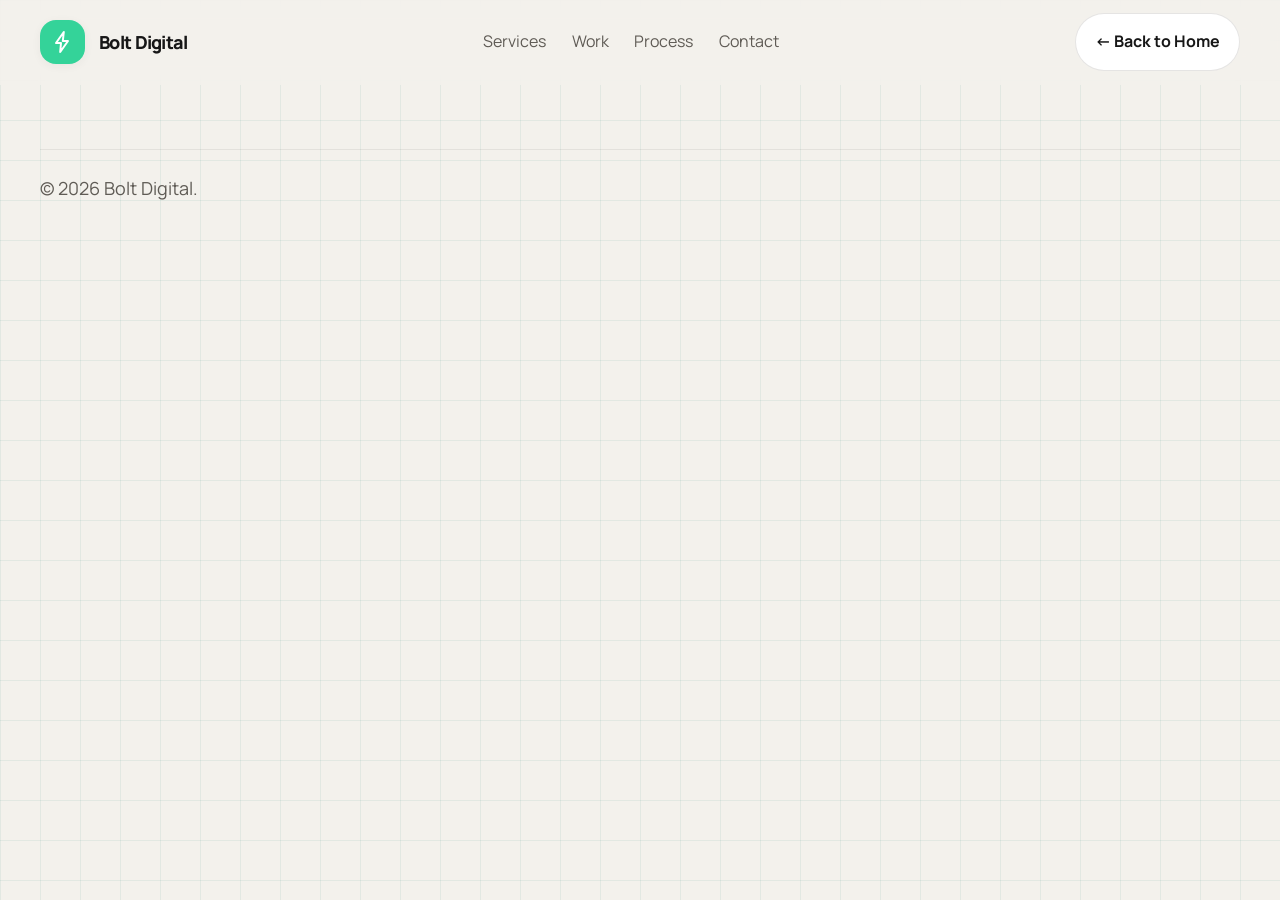
<file: contact/index.html>
<!DOCTYPE html>
<html lang="en">

<head>
  <meta charset="UTF-8" />
  <meta name="viewport" content="width=device-width, initial-scale=1.0" />
  <title>Contact Us | Bolt Digital</title>
  <meta name="description" content="Get in touch to see how we can help grow your business." />
  <meta property="og:title" content="Bolt Digital | Digital Solutions Experts" />
  <meta property="og:site_name" content="Bolt Digital" />
  <meta property="og:description"
    content="We engineer premium websites, high-performance apps, and scalable software solutions that help ambitious businesses grow." />
  <meta property="og:image" content="https://boltdigital.uk/images/og-image.png" />
  <meta property="og:url" content="https://boltdigital.uk" />
  <meta property="og:type" content="website" />
  <meta name="twitter:card" content="summary_large_image" />

  <link rel="icon" type="image/svg+xml" href="https://boltdigital.uk/images/favicon.svg" />
  <link rel="preconnect" href="https://fonts.googleapis.com">
  <link rel="preconnect" href="https://fonts.gstatic.com" crossorigin>
  <link
    href="https://fonts.googleapis.com/css2?family=Bricolage+Grotesque:opsz,wght@12..96,200..800&family=Manrope:wght@200..800&display=swap"
    rel="stylesheet">

  <link rel="stylesheet" href="../main.css">
</head>

<body>
  <a class="skip-link" href="#main">Skip to content</a>
  <header class="site-header" id="top">
    <div class="container nav">
      <a class="brand" href="/" aria-label="Bolt Digital home">
        <span class="brand-mark" aria-hidden="true">
          <svg viewBox="0 0 24 24" fill="none" stroke="currentColor" stroke-width="2" stroke-linecap="round"
            stroke-linejoin="round">
            <path d="M13.8 2 6 13h5l-.8 9L18 11h-5.2L13.8 2Z"></path>
          </svg>
        </span>
        <span>Bolt Digital</span>
      </a>
      <nav class="nav-links" aria-label="Primary">
        <a href="#services">Services</a>
        <a href="#work">Work</a>
        <a href="#process">Process</a>
        <a href="#contact">Contact</a>
      </nav>
      <div class="nav-actions">

        <a class="btn btn-secondary" href="/">&larr; Back to Home</a>
      </div>
    </div>
  </header>
  <main id="main">
    <!-- Cal inline embed code begins -->
    <div style="width:100%;height:100%;overflow:scroll;padding:16px;" id="my-cal-inline-call"></div>
    <script type="text/javascript">
      (function (C, A, L) { let p = function (a, ar) { a.q.push(ar); }; let d = C.document; C.Cal = C.Cal || function () { let cal = C.Cal; let ar = arguments; if (!cal.loaded) { cal.ns = {}; cal.q = cal.q || []; d.head.appendChild(d.createElement("script")).src = A; cal.loaded = true; } if (ar[0] === L) { const api = function () { p(api, arguments); }; const namespace = ar[1]; api.q = api.q || []; if (typeof namespace === "string") { cal.ns[namespace] = cal.ns[namespace] || api; p(cal.ns[namespace], ar); p(cal, ["initNamespace", namespace]); } else p(cal, ar); return; } p(cal, ar); }; })(window, "https://app.cal.eu/embed/embed.js", "init");
      Cal("init", "call", { origin: "https://app.cal.eu" });
      Cal.config = Cal.config || {};
      Cal.config.forwardQueryParams = true;

      Cal.ns.call("inline", {
        elementOrSelector: "#my-cal-inline-call",
        config: { "layout": "month_view", "useSlotsViewOnSmallScreen": "true", "theme": "light" },
        calLink: "boltdigital/call",
      });

      Cal.ns.call("ui", { "theme": "light", "cssVarsPerTheme": { "light": { "cal-brand": "#34d399" } }, "hideEventTypeDetails": true, "hideBranding": true, "layout": "month_view" });
    </script>
    <!-- Cal inline embed code ends -->
  </main>

  <footer class="site-footer">
    <div class="container footer-row">
      <p>&copy; 2026 Bolt Digital.</p>
    </div>
  </footer>

  <script>
    (function () {
      const root = document.documentElement;
      const toggle = document.querySelector('[data-theme-toggle]');
      let theme = window.matchMedia('(prefers-color-scheme: dark)').matches ? 'dark' : 'light';
      function icon(mode) {
        return mode === 'dark'
          ? '<svg width="20" height="20" viewBox="0 0 24 24" fill="none" stroke="currentColor" stroke-width="2"><circle cx="12" cy="12" r="5"></circle><path d="M12 1v2M12 21v2M4.22 4.22l1.42 1.42M18.36 18.36l1.42 1.42M1 12h2M21 12h2M4.22 19.78l1.42-1.42M18.36 5.64l1.42-1.42"></path></svg>'
          : '<svg width="20" height="20" viewBox="0 0 24 24" fill="none" stroke="currentColor" stroke-width="2"><path d="M21 12.79A9 9 0 1 1 11.21 3 7 7 0 0 0 21 12.79z"></path></svg>';
      }
      function apply(mode) {
        root.setAttribute('data-theme', mode);
        toggle.innerHTML = icon(mode);
        toggle.setAttribute('aria-label', 'Switch to ' + (mode === 'dark' ? 'light' : 'dark') + ' mode');
      }
      apply(theme);
      toggle.addEventListener('click', () => { theme = theme === 'dark' ? 'light' : 'dark'; apply(theme); });
      const header = document.querySelector('.site-header');
      const onScroll = () => header.classList.toggle('scrolled', window.scrollY > 12);
      onScroll();
      window.addEventListener('scroll', onScroll, { passive: true });
      const observer = new IntersectionObserver((entries) => {
        entries.forEach(entry => { if (entry.isIntersecting) { entry.target.classList.add('visible'); observer.unobserve(entry.target); } });
      }, { threshold: .16 });
      document.querySelectorAll('.reveal:not(.visible)').forEach(el => observer.observe(el));
      document.querySelectorAll('a[href^="#"]').forEach(anchor => {
        anchor.addEventListener('click', function (e) {
          const targetId = this.getAttribute('href');
          if (targetId === '#') return;
          const targetElement = document.querySelector(targetId);
          if (targetElement) {
            e.preventDefault();
            targetElement.scrollIntoView({
              behavior: 'smooth'
            });
          }
        });
      });
    })();
  </script>

<style>
      /* iOS 15 Fixes: Ensures the container controls the viewport boundaries */
    .cal-embed-container {
      width: 100%;
      height: 700px;
      min-height: 700px;
      overflow-y: auto;
      -webkit-overflow-scrolling: touch; /* Forces momentum scrolling in legacy iOS Safari */
    }
    
    /* Forces the injected Cal.com iframe to respect container limits */
    .cal-embed-container iframe {
      width: 100% !important;
      height: 100% !important;
      min-height: 100% !important;
      border: none;
    }
</style>


</body>

</html>
</file>
<file: main.css>
:root,
[data-theme="light"] {
  --text-xs: clamp(.75rem, .7rem + .25vw, .875rem);
  --text-sm: clamp(.875rem, .8rem + .35vw, 1rem);
  --text-base: clamp(1rem, .95rem + .25vw, 1.125rem);
  --text-lg: clamp(1.125rem, 1rem + .75vw, 1.5rem);
  --text-xl: clamp(1.5rem, 1.2rem + 1.25vw, 2.25rem);
  --text-2xl: clamp(2rem, 1.2rem + 2.5vw, 3.5rem);
  --text-3xl: clamp(2.75rem, 1.4rem + 4.5vw, 5.5rem);
  --space-1: .25rem;
  --space-2: .5rem;
  --space-3: .75rem;
  --space-4: 1rem;
  --space-5: 1.25rem;
  --space-6: 1.5rem;
  --space-8: 2rem;
  --space-10: 2.5rem;
  --space-12: 3rem;
  --space-16: 4rem;
  --space-20: 5rem;
  --space-24: 6rem;
  --color-bg: #f3f1ec;
  --color-surface: #f8f7f3;
  --color-surface-2: #ffffff;
  --color-surface-offset: #ebe7e0;
  --color-border: rgba(40, 37, 29, .12);
  --color-divider: rgba(40, 37, 29, .08);
  --color-text: #171717;
  --color-text-muted: #5f5b55;
  --color-text-faint: #8a847d;
  --color-text-inverse: #f6f5f1;
  --color-primary: #0f766e;
  --color-primary-hover: #0b5d57;
  --color-primary-highlight: rgba(15, 118, 110, .12);
  --radius-sm: .5rem;
  --radius-md: .875rem;
  --radius-lg: 1.25rem;
  --radius-xl: 1.75rem;
  --radius-full: 999px;
  --shadow-sm: 0 2px 10px rgba(23, 23, 23, .05);
  --shadow-md: 0 10px 30px rgba(23, 23, 23, .08);
  --shadow-lg: 0 25px 60px rgba(23, 23, 23, .12);
  --font-body: 'Manrope', system-ui, sans-serif;
  --font-display: 'Bricolage Grotesque', sans-serif;
  --content: 1200px;
  --grid-svg: url("data:image/svg+xml,%3Csvg width='40' height='40' xmlns='http://www.w3.org/2000/svg'%3E%3Cpath d='M0 0v40M0 0h40' stroke='rgba(15,118,110,0.15)' stroke-width='1' fill='none'/%3E%3C/svg%3E");
}



*,
:before,
:after {
  box-sizing: border-box;
  margin: 0;
  padding: 0;
}

html {
  scroll-behavior: smooth;
  -webkit-font-smoothing: antialiased;
  text-rendering: optimizeLegibility;
}

body {
  min-height: 100vh;
  background-color: var(--color-bg);
  background-image: var(--grid-svg);
  background-size: 40px 40px;
  background-attachment: fixed;
  color: var(--color-text);
  font-family: var(--font-body);
  font-size: var(--text-base);
  line-height: 1.6;
}

img,
svg {
  display: block;
  max-width: 100%;
}

a {
  text-decoration: none;
  color: inherit;
}

button,
input,
textarea {
  font: inherit;
  color: inherit;
}

button {
  border: 0;
  background: none;
  cursor: pointer;
}

:focus-visible {
  outline: 2px solid var(--color-primary);
  outline-offset: 3px;
  border-radius: var(--radius-sm);
}

.skip-link {
  position: absolute;
  left: var(--space-4);
  top: -55px;
  background: var(--color-surface-2);
  padding: var(--space-3) var(--space-4);
  border-radius: var(--radius-sm);
  z-index: 999;
}

.skip-link:focus {
  top: var(--space-4);
}

.container {
  width: min(calc(100% - 2rem), var(--content));
  margin-inline: auto;
}

.section {
  padding: clamp(var(--space-16), 8vw, var(--space-24)) 0;
  position: relative;
  scroll-margin-top: 100px;
}

.btn {
  display: inline-flex;
  align-items: center;
  justify-content: center;
  gap: .65rem;
  min-height: 48px;
  padding: .95rem 1.2rem;
  border-radius: var(--radius-full);
  font-size: var(--text-sm);
  font-weight: 700;
  transition: .18s ease;
}

.btn-primary {
  background: var(--color-text);
  color: var(--color-text-inverse);
  box-shadow: var(--shadow-md);
}

.btn-primary:hover {
  transform: translateY(-1px);
  background: var(--color-primary);
}

.btn-secondary {
  border: 1px solid var(--color-border);
  background: var(--color-surface-2);
}

.btn-secondary:hover {
  background: var(--color-surface-2);
}

.site-header {
  position: sticky;
  top: 0;
  z-index: 50;
  border-bottom: 1px solid transparent;
  background: color-mix(in srgb, var(--color-bg) 84%, transparent);
  backdrop-filter: blur(18px);
}

.site-header.scrolled {
  border-bottom-color: var(--color-divider);
}

.nav {
  display: flex;
  align-items: center;
  justify-content: space-between;
  min-height: 84px;
  gap: var(--space-4);
}

.brand {
  display: flex;
  align-items: center;
  gap: .9rem;
  font-weight: 800;
  letter-spacing: -.04em;
}

.brand-mark {
  width: 2.8rem;
  height: 2.8rem;
  border-radius: 1rem;
  background-color: #34d399;
  display: grid;
  place-items: center;
  color: #fff;
  box-shadow: var(--shadow-sm);
}

.brand-mark svg {
  width: 1.5rem;
  height: 1.5rem;
}

.nav-links {
  display: flex;
  align-items: center;
  gap: clamp(.9rem, 2vw, 2rem);
  font-size: var(--text-sm);
  color: var(--color-text-muted);
}

.nav-actions {
  display: flex;
  align-items: center;
  gap: .75rem;
}

.theme-toggle {
  width: 48px;
  height: 48px;
  flex-shrink: 0;
  border: 1px solid var(--color-border);
  border-radius: 50%;
  display: grid;
  place-items: center;
  background: var(--color-surface);
}

.hero {
  padding: clamp(var(--space-12), 4vw, var(--space-20)) 0 var(--space-24);
  overflow: hidden;
  position: relative;
  z-index: 1;
  min-height: 100vh; 
  display: flex;
  align-items: center;
}


.hero-copy h1 {
  font-family: var(--font-display);
  line-height: .95;
  letter-spacing: -.04em;
  max-width: 1000px;
  font-size: var(--text-3xl);
}

.hero-copy span {
  background: linear-gradient(135deg, var(--color-primary) 0%, #34d399 100%);
  -webkit-background-clip: text;
  -webkit-text-fill-color: transparent;
  background-clip: text;
  color: transparent;
}

.hero-copy p {
  margin-top: var(--space-6);
  max-width: 58ch;
  color: var(--color-text-muted);
}

.hero-actions {
  display: flex;
  flex-wrap: wrap;
  gap: var(--space-3);
  margin-top: var(--space-8);
}


@keyframes pulse-dot {

  0%,
  100% {
    opacity: 1;
    transform: scale(1);
  }

  50% {
    opacity: 0.5;
    transform: scale(1.4);
  }
}

.section-head {
  display: flex;
  justify-content: space-between;
  align-items: center;
  gap: var(--space-6);
  margin-bottom: var(--space-10);
  text-align: center;
}

.section-head h2 {
  font-size: 2rem;
  font-family: var(--font-display);
  line-height: 1;
  letter-spacing: -.03em;
  font-size: 4rem;
  max-width: 800px;
  text-align: left;
}

.section-head p {
  max-width: 56ch;
  color: var(--color-text-muted);
}

.services-grid {
  display: grid;
  grid-template-columns: 1fr 1fr 1fr;
  gap: var(--space-4);
}

.service-large {
  display: flex;
  flex-direction: column;
  justify-content: space-between;
  min-height: 280px;
  background: linear-gradient(160deg, var(--color-surface-2), var(--color-surface));
  padding: var(--space-8);
  border-radius: var(--radius-xl);
  border: 1px solid var(--color-border);
  box-shadow: var(--shadow-md);
}

.service-large h3,
.service-card h3,
.work-card h3 {
  font-size: var(--text-lg);
  letter-spacing: -.03em;
}

.service-card {
  padding: var(--space-6);
  background: var(--color-surface);
  border: 1px solid var(--color-border);
  border-radius: var(--radius-lg);
  display: flex;
  flex-direction: column;
  justify-content: space-between;
  min-height: 280px;
}

.service-card p,
.service-large p,
.work-card p,
.about-card p,
.contact-card p {
  color: var(--color-text-muted);
  font-size: 1rem;
  margin-top: .5rem;
}

.intro {
  font-weight: bold;
  color:#000
}

.service-icon,
.about-icon {
  width: 4rem;
  height: 4rem;
  border-radius: 2rem;
  background: var(--color-primary-highlight);
  display: grid;
  place-items: center;
  color: var(--color-primary);
  margin-bottom: var(--space-6);
}

.work-layout {
  display: grid;
  grid-template-columns: repeat(12, 1fr);
  gap: var(--space-4);
}

.work-card {
  border: 1px solid var(--color-border);
  border-radius: var(--radius-xl);
  background: var(--color-surface-2);
  overflow: hidden;
  box-shadow: var(--shadow-sm);
  margin-bottom: 2rem;
}

.work-card.half {
  grid-column: span 6;
  display: flex;
  flex-direction: column;
}

.work-card h4 {
  margin: 1rem 0;
  font-size: var(--text-md);
  font-weight: 500;
}



/* Abstract visual blocks for portfolio cards */
.work-visual-abstract {
  height: 250px;
  background: var(--color-text);
  border-bottom: 1px solid var(--color-divider);
  position: relative;
  overflow: hidden;
  display: flex;
  align-items: center;
  justify-content: center
}

.work-visual-abstract img {
  width: 100%;
  height: 100%;
  object-fit: contain;
  max-width: 250px;
}


.goblin-bg img {
  padding: 3rem;
}


.abstract-shape {
  position: absolute;
  background: var(--color-primary);
  opacity: 0.1;
  border-radius: 50%;
}

.work-copy {
  padding: var(--space-6);
  flex-grow: 1;
  display: flex;
  flex-direction: column;
}

.work-copy h3 {
  margin-bottom: 32px;
  line-height: 1.2;
  font-size: 24px;
}

.work-copy p {
  margin-bottom: var(--space-5);
}

.tags {
  display: flex;
  flex-wrap: wrap;
  gap: .55rem;
  margin-top: auto;
  margin-bottom: var(--space-5);
}

.tag {
  font-size: 12px;
  letter-spacing: .08em;
  text-transform: uppercase;
  padding: .45rem .7rem;
  border-radius: var(--radius-full);
  background: var(--color-primary-highlight);
  color: var(--color-primary);
  font-weight: 700;
}

.case-study-link {
  display: inline-flex;
  align-items: center;
  font-weight: 700;
  color: var(--color-text);
  font-size: var(--text-sm);
  transition: color 0.2s ease;
  margin-top: 1rem;
}

.case-study-link:hover {
  color: var(--color-primary);
}

.about-card {
  padding: var(--space-8);
  border: 1px solid var(--color-border);
  border-radius: var(--radius-xl);
  background: var(--color-surface-2);
  box-shadow: var(--shadow-sm);
}

.process {
  display: grid;
  gap: var(--space-5);
}

.process-step {
  display: grid;
  grid-template-columns: auto 1fr;
  gap: var(--space-4);
  align-items: start;
  padding: var(--space-4);
  border-top: 1px solid var(--color-divider);
}

.process-step:first-child {
  padding-top: 0;
  border-top: none;
}

.process-step span {
  width: 3rem;
  height: 3rem;
  border-radius: 50%;
  display: grid;
  place-items: center;
  background: var(--color-text);
  color: var(--color-text-inverse);
  font-size: var(--text-sm);
  font-weight: 700;
}

.contact-wrap {
  padding: var(--space-10);
  border-radius: calc(var(--radius-xl) * 1.1);
  background: linear-gradient(135deg, #0f766e 0%, #34d399 100%);
  color: #f6f4ef;
  display: grid;
  grid-template-columns: 1fr auto;
  gap: var(--space-8);
  align-items: end;
  box-shadow: var(--shadow-lg);
}

.contact-wrap p {
  color: rgba(246, 244, 239, .76);
  max-width: 50ch;
}

.contact-card {
  display: grid;
  gap: var(--space-4);
}

.contact-line {
  display: flex;
  gap: var(--space-4);
  flex-wrap: wrap;
  color: rgba(246, 244, 239, .84);
  font-size: var(--text-sm);
}

.site-footer {
  padding: var(--space-8) 0 var(--space-10);
  color: var(--color-text-muted);
}

.footer-row {
  display: flex;
  justify-content: space-between;
  gap: var(--space-4);
  align-items: center;
  padding-top: var(--space-6);
  border-top: 1px solid var(--color-divider);
}

.reveal {
  opacity: 0;
  transform: translateY(30px);
  transition: opacity 0.8s cubic-bezier(0.16, 1, 0.3, 1),
    transform 0.8s cubic-bezier(0.16, 1, 0.3, 1);
}

.reveal.visible {
  opacity: 1;
  transform: translateY(0);
}

.delay-100 {
  transition-delay: 0.1s;
}

.delay-200 {
  transition-delay: 0.2s;
}

.delay-300 {
  transition-delay: 0.3s;
}

.delay-400 {
  transition-delay: 0.4s;
}

.delay-500 {
  transition-delay: 0.5s;
}

.delay-600 {
  transition-delay: 0.6s;
}

.delay-800 {
  transition-delay: 0.8s;
}

.delay-1000 {
  transition-delay: 1.0s;
}

.dash-delta {
  display: none;
}

@media (prefers-reduced-motion: reduce) {
  .reveal {
    transition: none;
    transition-delay: 0s !important;
  }
}

@media (max-width: 1100px) {



  .services-grid,
  .contact-wrap {
    grid-template-columns: 1fr;
  }





  .work-card.half {
    grid-column: span 12;
  }

  .contact-wrap {
    align-items: start;
  }
}

@media (max-width: 760px) {
  
  .section-head h2 {
    font-size: 2rem;
  }




  .section {
    padding: clamp(var(--space-8), 8vw, var(--space-16)) 0;
    position: relative;
  }

  .nav-links {
    display: none;
  }

  .hero {
    padding-top: var(--space-8);
    padding-bottom: var(--space-12);
  }

  .hero-centered {
  text-align: center;
  padding-top: clamp(var(--space-16), 10vw, var(--space-24));
  min-height: 75vh;
  display: flex;
  align-items: center;
}

  .hero-copy h1 {
    max-width: 12ch;
    
  }

  .hero-centered .hero-copy {
  display: flex;
  flex-direction: column;
  align-items: center;
  margin: 0 auto;
}

.hero-centered h1 {
  /* Increased max-width slightly for balance, and significantly scaled up the font size */
  max-width: 14ch; 
  font-size: clamp(3.5rem, 2rem + 6vw, 7.5rem); 
  line-height: 0.95;
  margin-inline: auto;
  
}

.hero-centered p {
  font-size: var(--text-lg);
  max-width: 55ch;
  margin-top: var(--space-6);
}

.hero-centered .hero-actions {
  justify-content: center;
  margin-top: var(--space-8);
}

  .section-head,
  .footer-row {
    flex-direction: column;
    align-items: flex-start;
  }

  .contact-wrap {
    padding: var(--space-8);
  }

  .btn {
    width: 100%;
  }

  .hero-actions .btn {
    width: auto;
  }
}

@media (prefers-reduced-motion: reduce) {
  html {
    scroll-behavior: auto;
  }

  .reveal,
  .reveal.visible,
  .btn-primary:hover {
    transition: none;
    transform: none;
    opacity: 1;
  }
}

.service-card,
.service-large,
.work-card,
.about-card {
  transition: transform 0.3s ease, box-shadow 0.3s ease, border-color 0.3s ease;
}

.service-card:hover,
.service-large:hover,
.work-card:hover,
.about-card:hover {
  transform: translateY(-4px);
  box-shadow: var(--shadow-lg);
  border-color: var(--color-primary-highlight);
}

.timeline {
  display: flex;
  flex-direction: column;
  margin-inline: auto;
}

.timeline-step {
  display: grid;
  grid-template-columns: auto 1fr;
  gap: clamp(var(--space-4), 5vw, var(--space-8));
}

.timeline-indicator {
  display: flex;
  flex-direction: column;
  align-items: center;
}

.timeline-node {
  width: 3.5rem;
  height: 3.5rem;
  border-radius: 50%;
  background: var(--color-surface-2);
  border: 1px solid var(--color-border);
  display: grid;
  place-items: center;
  font-family: var(--font-display);
  font-size: var(--text-lg);
  font-weight: 700;
  color: var(--color-text);
  box-shadow: var(--shadow-sm);
  z-index: 2;
}

.timeline-line {
  width: 2px;
  flex-grow: 1;
  background: var(--color-divider);
  margin-top: var(--space-3);
  margin-bottom: var(--space-3);
}

.timeline-step:last-child .timeline-line {
  display: none;
}

.timeline-content {
  padding-top: .6rem;
  padding-bottom: var(--space-12);
}

.timeline-step:last-child .timeline-content {
  padding-bottom: 0;
}

.timeline-content h3 {
  font-size: var(--text-xl);
  font-family: var(--font-display);
  letter-spacing: -.03em;
  margin-bottom: var(--space-3);
}

.timeline-content p {
  color: var(--color-text-muted);
  max-width: 55ch;
  font-size: 1.05rem;
}

@media (max-width: 760px) {
  .timeline-node {
    width: 2.75rem;
    height: 2.75rem;
    font-size: var(--text-lg);
  }

  .timeline-content {
    padding-top: .25rem;
    padding-bottom: var(--space-8);
  }
}

.status-badge {
  display: inline-flex;
  align-items: center;
  gap: 0.5rem;
  font-size: var(--text-xs);
  font-weight: 700;
  text-transform: uppercase;
  letter-spacing: 0.08em;
  color: rgba(246, 244, 239, 0.9);
  margin-bottom: var(--space-2);
}

.status-dot {
  width: 12px;
  height: 12px;
  background-color: #a7f3d0;
  border-radius: 50%;
  box-shadow: 0 0 0 0 rgba(167, 243, 208, 0.7);
  animation: pulse 2.5s infinite cubic-bezier(0.66, 0, 0, 1);
}

@keyframes pulse {
  0% {
    box-shadow: 0 0 0 0 rgba(167, 243, 208, 0.7);
  }

  70% {
    box-shadow: 0 0 0 8px rgba(167, 243, 208, 0);
  }

  100% {
    box-shadow: 0 0 0 0 rgba(167, 243, 208, 0);
  }
}

.contact-email {
  display: inline-flex;
  align-items: center;
  gap: 0.5rem;
  font-weight: 600;
  color: #f6f4ef;
  padding-bottom: 0.2rem;
  transition: border-color 0.2s ease, opacity 0.2s ease;
}

.contact-email:hover {
  border-bottom-color: #f6f4ef;
  opacity: 0.9;
}

.contact-email svg {
  opacity: 0.8;
}

/* --- Hero Grid Layout --- */
.hero-grid {
  display: grid;
  grid-template-columns: 1fr 1fr; /* Creates two equal columns */
  align-items: center;            /* Vertically centers the items */
  gap: clamp(2rem, 6vw, 4rem);    /* Responsive gap between text and image */
}

.hero-visual {
  width: 100%;
  max-width: 650px;
  margin-left: auto;
}
@media (max-width: 900px) {
  .hero {
    /* Set height to exact visible screen minus the 84px header */
    height: calc(100dvh - 84px);
    min-height: auto;
    /* Reduce top/bottom padding to maximize inner space */
    padding: 0 0 var(--space-12) 0;
  }

  .hero-grid {
    grid-template-columns: 1fr;
    /* Define rows: image takes remaining space (1fr), text takes what it needs (auto) */
    grid-template-rows: 1fr auto; 
    height: 100%;
    gap: var(--space-4); /* Reduce gap to save space */
    text-align: center;
  }

  .hero-visual {
    order: -1;
    max-width: 100%;
    max-height: 100%; /* Prevent container from growing */
    margin: 0 auto;
    display: flex;
    align-items: center;
    justify-content: center;
    overflow: hidden;
  }

  /* Force the SVG graphic to scale down so it doesn't push the text off-screen */
  .hero-visual svg {
    max-height: auto;
    width: auto;
  }
  
  .hero-copy h1 {
    text-align: center;  
    margin: 0 auto; 
    width: 100%;
    display: block;
    /* Slightly scale down font on very small mobile devices to ensure fit */
    font-size: clamp(2.5rem, 10vw, 4rem); 
      font-size: 52px;
  }

  .intro {
    display: none;
  }
  
  .hero-actions {
    justify-content: center;
    margin-top: var(--space-6);
  }
}

/* Contact Form Styles */
.contact-form {
  display: grid;
  gap: var(--space-5);
  background: var(--color-surface-2);
  padding: clamp(var(--space-6), 5vw, var(--space-8));
  border-radius: var(--radius-xl);
  border: 1px solid var(--color-border);
  box-shadow: var(--shadow-sm);
}

.form-group {
  display: flex;
  flex-direction: column;
  gap: var(--space-2);
}

.form-group label {
  font-size: var(--text-sm);
  font-weight: 700;
  color: var(--color-text);
}

.contact-form input,
.contact-form textarea {
  width: 100%;
  padding: var(--space-3) var(--space-4);
  border: 1px solid var(--color-border);
  border-radius: var(--radius-md);
  background: var(--color-surface);
  color: var(--color-text);
  font-family: inherit;
  font-size: var(--text-base);
  transition: border-color 0.2s ease, box-shadow 0.2s ease, background-color 0.2s ease;
}

/* Make textareas vertically resizable only */
.contact-form textarea {
  resize: vertical;
  min-height: 120px;
}

.contact-form input::placeholder,
.contact-form textarea::placeholder {
  color: var(--color-text-faint);
}

/* Custom focus states to match your primary theme color */
.contact-form input:focus,
.contact-form textarea:focus {
  outline: none;
  border-color: var(--color-primary);
  box-shadow: 0 0 0 3px var(--color-primary-highlight);
  background: var(--color-surface-2);
}

/* Override the default button styling slightly for the form */
.contact-form .btn {
  margin-top: var(--space-2);
  width: 100%;
}

.contact h1 {
  font-size: 3.5rem;
  font-family: var(--font-display);
}

.contact p {
  margin-bottom: 2rem;
}

@media (max-width: 480px) {
    .hero-copy h1 {
      color: red;
      font-size: 32px;
    }
}
</file>
